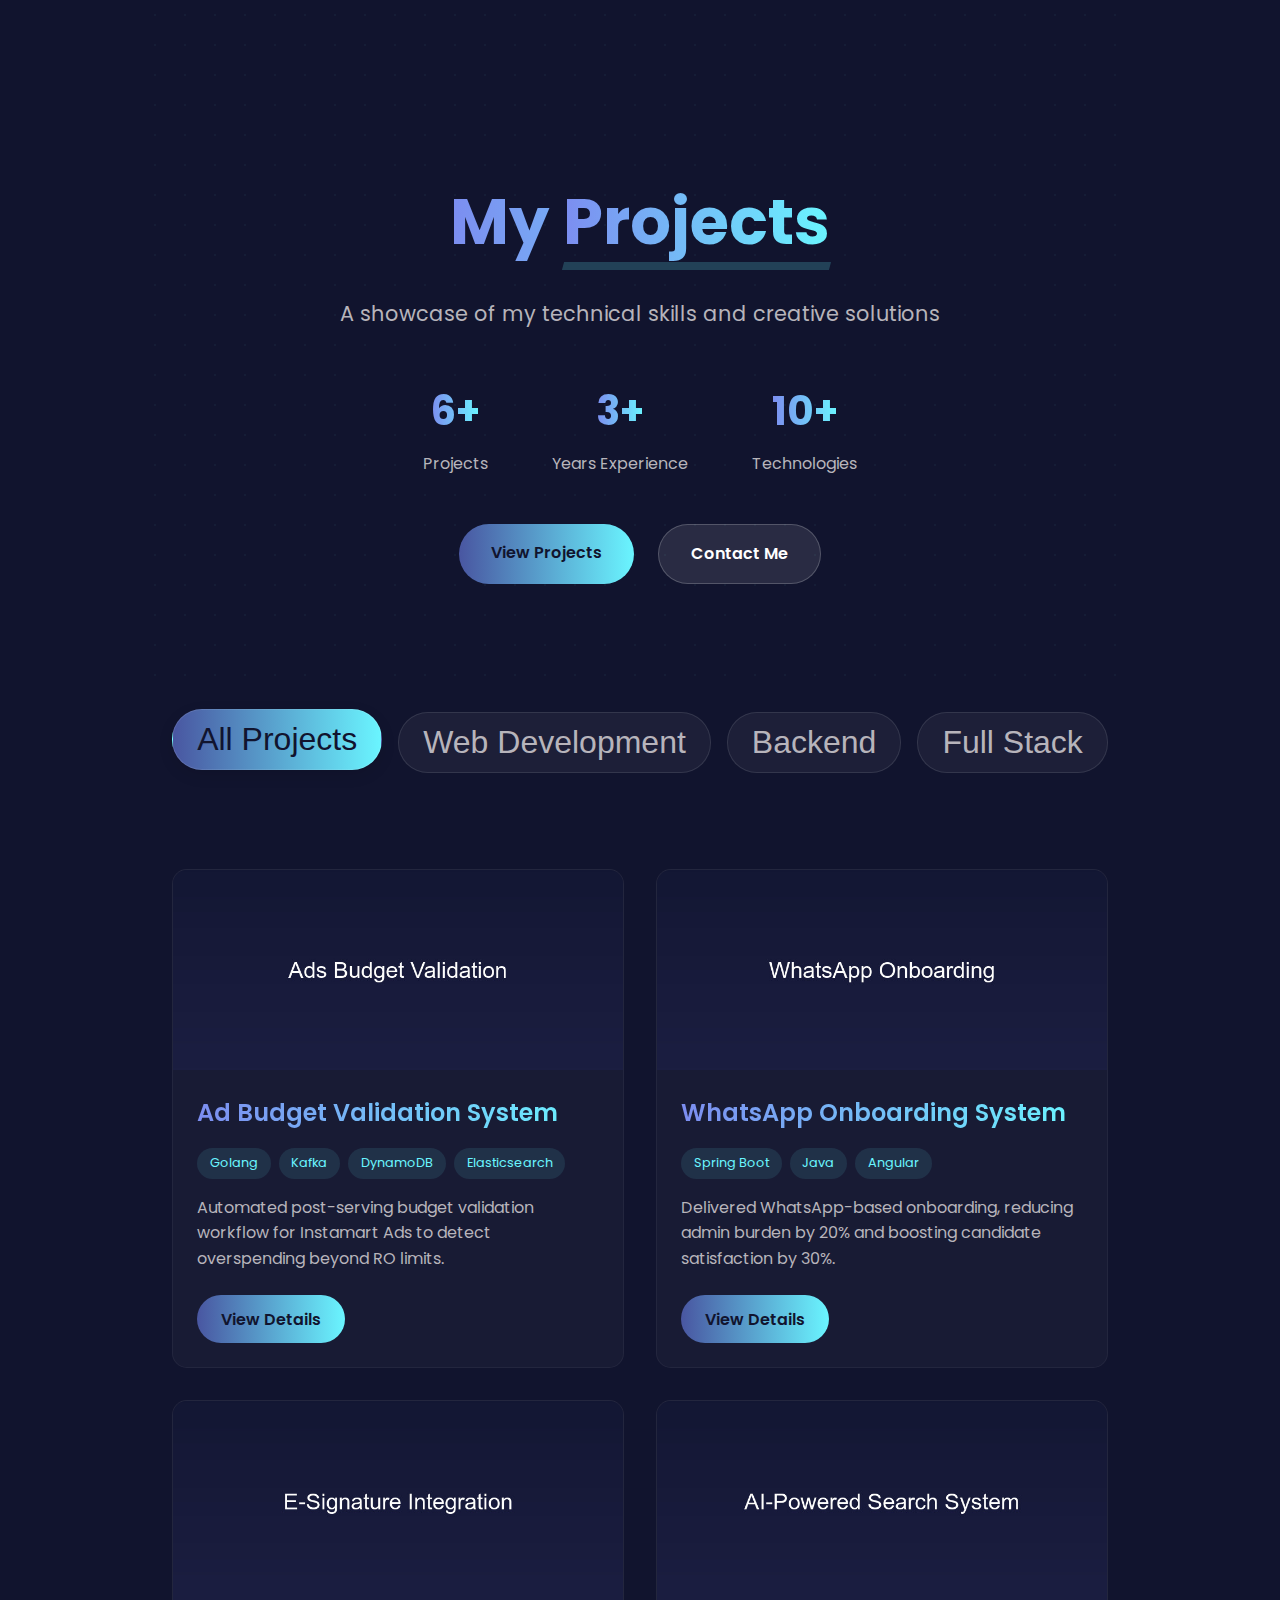
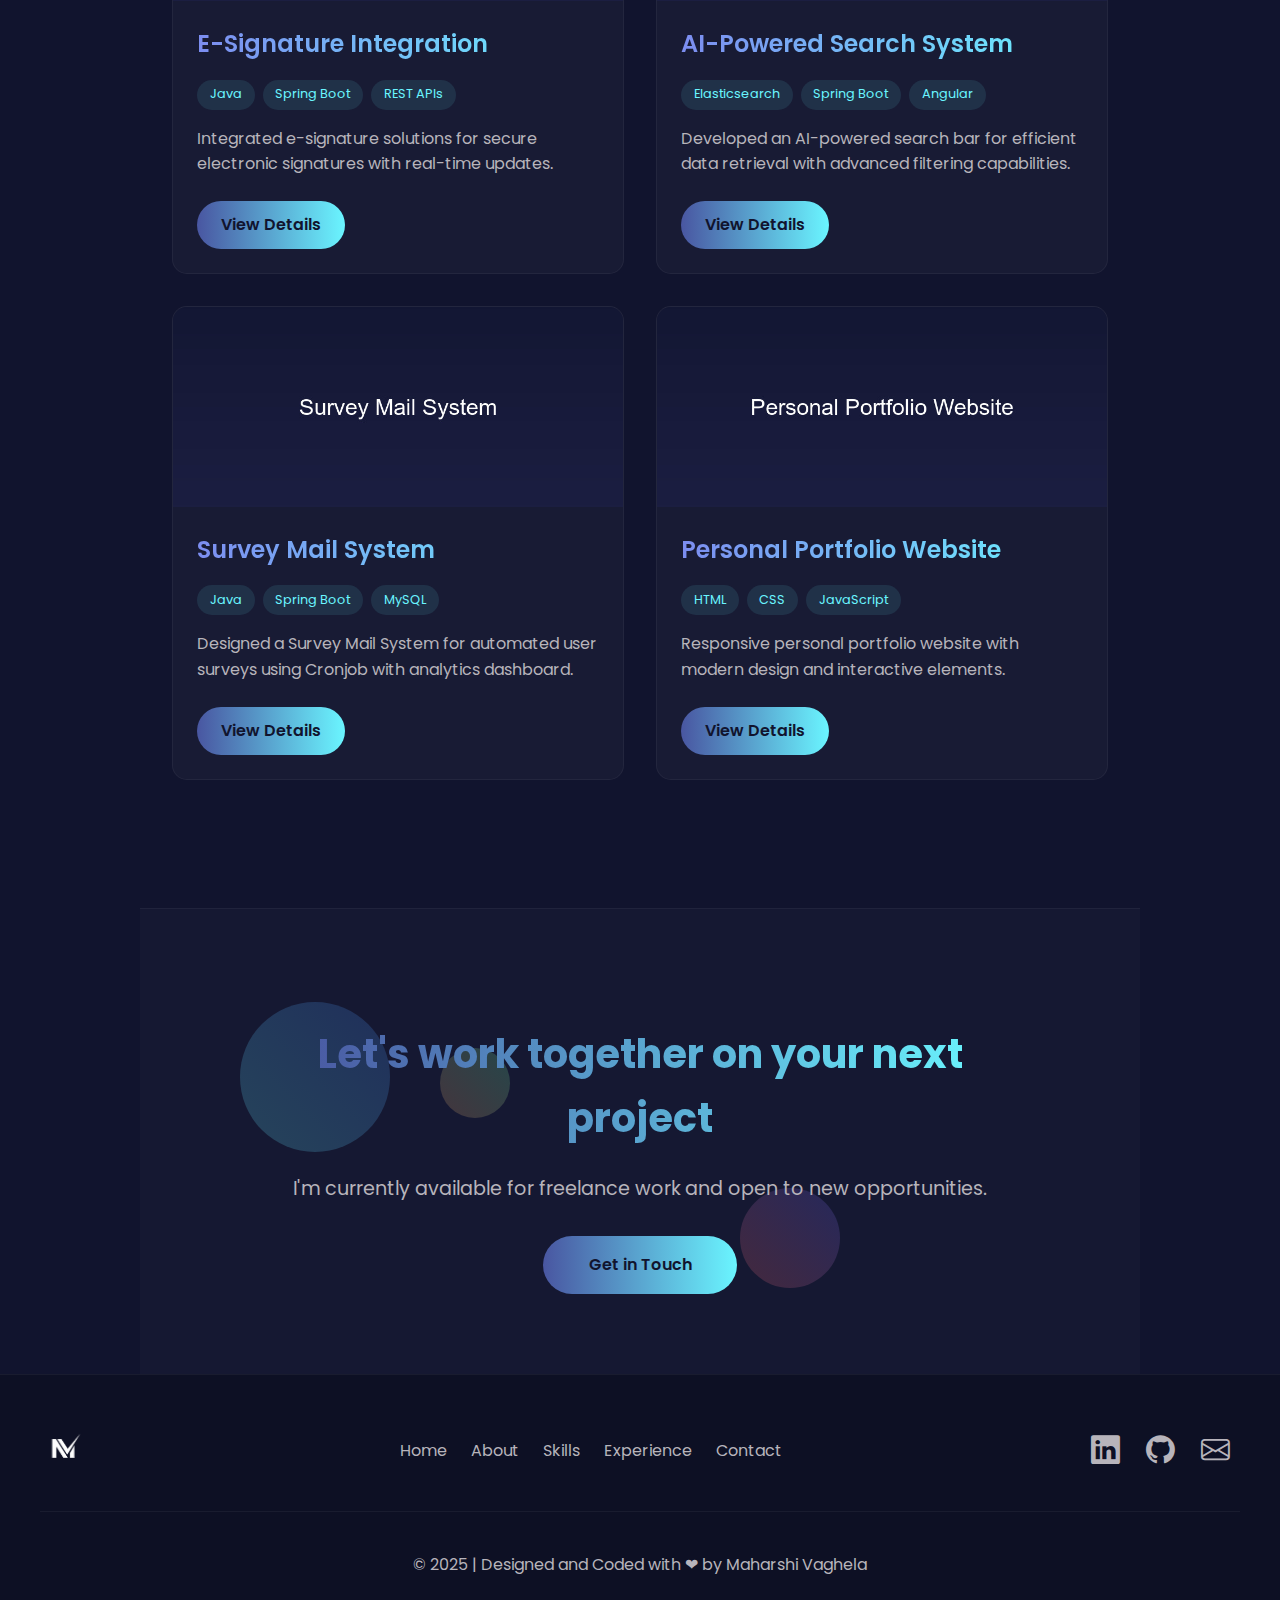
<file: portfolio.html>
<!DOCTYPE html>
<html lang="en">
<head>
    <meta charset="UTF-8">
    <meta name="viewport" content="width=device-width, initial-scale=1.0">
    <title>Maharshi Vaghela | Portfolio</title>
    <link rel="shortcut icon" href="./assets/images/logo/MvLogo.png" type="image/x-icon">

    <link href="https://fonts.googleapis.com/css2?family=Poppins:wght@300;400;600&display=swap" rel="stylesheet">
    <link href="https://cdn.jsdelivr.net/npm/bootstrap-icons@1.10.3/font/bootstrap-icons.css" rel="stylesheet">

    <link rel="stylesheet" href="style.css">
    <link rel="stylesheet" href="portfolio-style.css">
</head>
<body>

    <main>
        <!-- Hero Section -->
        <section class="portfolio-hero">
            <div class="hero-background">
                <div class="hero-grid">
                    <!-- Grid of dots for background effect -->
                    <div class="dot-grid"></div>
                </div>
            </div>
            <div class="container">
                <div class="hero-content">
                    <h1 class="hero-title">My <span class="highlight">Projects</span></h1>
                    <p class="subtitle">A showcase of my technical skills and creative solutions</p>
                    
                    <div class="hero-stats">
                        <div class="stat-item">
                            <span class="stat-number">6+</span>
                            <span class="stat-label">Projects</span>
                        </div>
                        <div class="stat-item">
                            <span class="stat-number">3+</span>
                            <span class="stat-label">Years Experience</span>
                        </div>
                        <div class="stat-item">
                            <span class="stat-number">10+</span>
                            <span class="stat-label">Technologies</span>
                        </div>
                    </div>
                    
                    <div class="hero-cta">
                        <a href="#project1" class="btn-primary">View Projects</a>
                        <a href="index.html#contact" class="btn-secondary">Contact Me</a>
                    </div>
                </div>
            </div>
        </section>


        <!-- Project Filters -->
        <section class="project-filters">
            <div class="container">
                <div class="filter-buttons">
                    <button class="filter-btn active" data-filter="all">All Projects</button>
                    <button class="filter-btn" data-filter="web">Web Development</button>
                    <button class="filter-btn" data-filter="backend">Backend</button>
                    <button class="filter-btn" data-filter="fullstack">Full Stack</button>
                </div>
            </div>
        </section>

        <!-- Projects Grid -->
        <section class="projects-grid">
            <div class="container">
                <div class="projects-wrapper">
                    <!-- Project 1 -->
                    <div class="project-card" data-category="backend" id="project1">
                        <div class="project-image">
                            <img src="./assets/images/portfolio/project1.jpg" alt="Ad Budget Validation System">
                        </div>
                        <div class="project-info">
                            <h3>Ad Budget Validation System</h3>
                            <div class="project-tech">
                                <span>Golang</span>
                                <span>Kafka</span>
                                <span>DynamoDB</span>
                                <span>Elasticsearch</span>
                            </div>
                            <p>Automated post-serving budget validation workflow for Instamart Ads to detect overspending beyond RO limits.</p>
                            <div class="project-links">
                                <a href="#project1-modal" class="btn-details">View Details</a>
                            </div>
                        </div>
                    </div>

                    <!-- Project 2 -->
                    <div class="project-card" data-category="fullstack" id="project2">
                        <div class="project-image">
                            <img src="./assets/images/portfolio/project2.jpg" alt="WhatsApp Onboarding System">
                        </div>
                        <div class="project-info">
                            <h3>WhatsApp Onboarding System</h3>
                            <div class="project-tech">
                                <span>Spring Boot</span>
                                <span>Java</span>
                                <span>Angular</span>
                            </div>
                            <p>Delivered WhatsApp-based onboarding, reducing admin burden by 20% and boosting candidate satisfaction by 30%.</p>
                            <div class="project-links">
                                <a href="#project2-modal" class="btn-details">View Details</a>
                            </div>
                        </div>
                    </div>

                    <!-- Project 3 -->
                    <div class="project-card" data-category="backend" id="project3">
                        <div class="project-image">
                            <img src="./assets/images/portfolio/project3.jpg" alt="E-Signature Integration">
                        </div>
                        <div class="project-info">
                            <h3>E-Signature Integration</h3>
                            <div class="project-tech">
                                <span>Java</span>
                                <span>Spring Boot</span>
                                <span>REST APIs</span>
                            </div>
                            <p>Integrated e-signature solutions for secure electronic signatures with real-time updates.</p>
                            <div class="project-links">
                                <a href="#project3-modal" class="btn-details">View Details</a>
                            </div>
                        </div>
                    </div>

                    <!-- Project 4 -->
                    <div class="project-card" data-category="web" id="project4">
                        <div class="project-image">
                            <img src="./assets/images/portfolio/project4.jpg" alt="AI-Powered Search System">
                        </div>
                        <div class="project-info">
                            <h3>AI-Powered Search System</h3>
                            <div class="project-tech">
                                <span>Elasticsearch</span>
                                <span>Spring Boot</span>
                                <span>Angular</span>
                            </div>
                            <p>Developed an AI-powered search bar for efficient data retrieval with advanced filtering capabilities.</p>
                            <div class="project-links">
                                <a href="#project4-modal" class="btn-details">View Details</a>
                            </div>
                        </div>
                    </div>

                    <!-- Project 5 -->
                    <div class="project-card" data-category="fullstack" id="project5">
                        <div class="project-image">
                            <img src="./assets/images/portfolio/project5.jpg" alt="Survey Mail System">
                        </div>
                        <div class="project-info">
                            <h3>Survey Mail System</h3>
                            <div class="project-tech">
                                <span>Java</span>
                                <span>Spring Boot</span>
                                <span>MySQL</span>
                            </div>
                            <p>Designed a Survey Mail System for automated user surveys using Cronjob with analytics dashboard.</p>
                            <div class="project-links">
                                <a href="#project5-modal" class="btn-details">View Details</a>
                            </div>
                        </div>
                    </div>

                    <!-- Project 6 -->
                    <div class="project-card" data-category="web" id="project6">
                        <div class="project-image">
                            <img src="./assets/images/portfolio/project6.jpg" alt="Personal Portfolio Website">
                        </div>
                        <div class="project-info">
                            <h3>Personal Portfolio Website</h3>
                            <div class="project-tech">
                                <span>HTML</span>
                                <span>CSS</span>
                                <span>JavaScript</span>
                            </div>
                            <p>Responsive personal portfolio website with modern design and interactive elements.</p>
                            <div class="project-links">
                                <a href="#project6-modal" class="btn-details">View Details</a>
                            </div>
                        </div>
                    </div>
                </div>
            </div>
        </section>

        <!-- Project Modals -->
        <!-- Project 1 Modal -->
        <div id="project1-modal" class="project-modal">
            <div class="modal-content">
                <div class="modal-header">
                    <h2>Ad Budget Validation System</h2>
                    <button class="close-modal">&times;</button>
                </div>
                <div class="modal-body">
                    <div class="project-gallery">
                        <img src="./assets/images/portfolio/project1.jpg" alt="Ad Budget Validation System">
                    </div>
                    <div class="project-details">
                        <div class="details-section">
                            <h3>Project Overview</h3>
                            <p>Automated post-serving budget validation workflow for Instamart Ads to detect overspending beyond RO limits. The system fetches and compares ad spend from DynamoDB and Elasticsearch, integrates Kafka for event publishing, and triggers email notifications using internal communication APIs.</p>
                        </div>
                        <div class="details-section">
                            <h3>Technologies Used</h3>
                            <div class="tech-tags">
                                <span>Golang</span>
                                <span>Kafka</span>
                                <span>DynamoDB</span>
                                <span>Elasticsearch</span>
                                <span>AWS</span>
                            </div>
                        </div>
                        <div class="details-section">
                            <h3>Key Features</h3>
                            <ul>
                                <li>Automated daily cron job for budget validation</li>
                                <li>Real-time overspend detection and alerting</li>
                                <li>Integration with multiple data sources</li>
                                <li>Event-driven architecture with Kafka</li>
                                <li>Secure document upload and management</li>
                            </ul>
                        </div>
                    </div>
                </div>
            </div>
        </div>

        <!-- Project 2 Modal -->
        <div id="project2-modal" class="project-modal">
            <div class="modal-content">
                <div class="modal-header">
                    <h2>WhatsApp Onboarding System</h2>
                    <button class="close-modal">&times;</button>
                </div>
                <div class="modal-body">
                    <div class="project-gallery">
                        <img src="./assets/images/portfolio/project2.jpg" alt="WhatsApp Onboarding System">
                    </div>
                    <div class="project-details">
                        <div class="details-section">
                            <h3>Project Overview</h3>
                            <p>Delivered WhatsApp-based onboarding, reducing admin burden by 20% and boosting candidate satisfaction by 30%. The system allows candidates to complete their onboarding process entirely through WhatsApp, making it more accessible and user-friendly.</p>
                        </div>
                        <div class="details-section">
                            <h3>Technologies Used</h3>
                            <div class="tech-tags">
                                <span>Spring Boot</span>
                                <span>Java</span>
                                <span>Angular</span>
                                <span>WhatsApp Business API</span>
                            </div>
                        </div>
                        <div class="details-section">
                            <h3>Key Features</h3>
                            <ul>
                                <li>Document submission through WhatsApp</li>
                                <li>Automated verification workflows</li>
                                <li>Real-time status updates</li>
                                <li>Integration with HR systems</li>
                                <li>Analytics dashboard for HR teams</li>
                            </ul>
                        </div>
                    </div>
                </div>
            </div>
        </div>

        <!-- Project 3 Modal -->
        <div id="project3-modal" class="project-modal">
            <div class="modal-content">
                <div class="modal-header">
                    <h2>E-Signature Integration</h2>
                    <button class="close-modal">&times;</button>
                </div>
                <div class="modal-body">
                    <div class="project-gallery">
                        <img src="./assets/images/portfolio/project3.jpg" alt="E-Signature Integration">
                    </div>
                    <div class="project-details">
                        <div class="details-section">
                            <h3>Project Overview</h3>
                            <p>Integrated e-signature solutions for secure electronic signatures with real-time updates. Developed a servlet for e-signature provider callbacks to ensure seamless document processing and status tracking.</p>
                        </div>
                        <div class="details-section">
                            <h3>Technologies Used</h3>
                            <div class="tech-tags">
                                <span>Java</span>
                                <span>Spring Boot</span>
                                <span>REST APIs</span>
                                <span>DocuSign API</span>
                            </div>
                        </div>
                        <div class="details-section">
                            <h3>Key Features</h3>
                            <ul>
                                <li>Secure document signing workflow</li>
                                <li>Real-time status updates</li>
                                <li>Webhook integration for callbacks</li>
                                <li>Document verification and validation</li>
                                <li>Audit trail and compliance reporting</li>
                            </ul>
                        </div>
                    </div>
                </div>
            </div>
        </div>

        <!-- Project 4 Modal -->
        <div id="project4-modal" class="project-modal">
            <div class="modal-content">
                <div class="modal-header">
                    <h2>AI-Powered Search System</h2>
                    <button class="close-modal">&times;</button>
                </div>
                <div class="modal-body">
                    <div class="project-gallery">
                        <img src="./assets/images/portfolio/project4.jpg" alt="AI-Powered Search System">
                    </div>
                    <div class="project-details">
                        <div class="details-section">
                            <h3>Project Overview</h3>
                            <p>Developed an AI-powered search bar for efficient data retrieval with advanced filtering capabilities. The system uses Elasticsearch and machine learning to provide relevant results and suggestions to users.</p>
                        </div>
                        <div class="details-section">
                            <h3>Technologies Used</h3>
                            <div class="tech-tags">
                                <span>Elasticsearch</span>
                                <span>Spring Boot</span>
                                <span>Angular</span>
                                <span>Machine Learning</span>
                            </div>
                        </div>
                        <div class="details-section">
                            <h3>Key Features</h3>
                            <ul>
                                <li>Natural language search capabilities</li>
                                <li>Advanced filtering and faceting</li>
                                <li>Auto-suggestions and typo correction</li>
                                <li>Personalized search results</li>
                                <li>Analytics dashboard for search patterns</li>
                            </ul>
                        </div>
                    </div>
                </div>
            </div>
        </div>

        <!-- Project 5 Modal -->
        <div id="project5-modal" class="project-modal">
            <div class="modal-content">
                <div class="modal-header">
                    <h2>Survey Mail System</h2>
                    <button class="close-modal">&times;</button>
                </div>
                <div class="modal-body">
                    <div class="project-gallery">
                        <img src="./assets/images/portfolio/project5.jpg" alt="Survey Mail System">
                    </div>
                    <div class="project-details">
                        <div class="details-section">
                            <h3>Project Overview</h3>
                            <p>Designed a Survey Mail System for automated user surveys using Cronjob with analytics dashboard. The system automatically sends surveys to users at specific intervals and collects feedback for analysis.</p>
                        </div>
                        <div class="details-section">
                            <h3>Technologies Used</h3>
                            <div class="tech-tags">
                                <span>Java</span>
                                <span>Spring Boot</span>
                                <span>MySQL</span>
                                <span>Cron Jobs</span>
                                <span>Email APIs</span>
                            </div>
                        </div>
                        <div class="details-section">
                            <h3>Key Features</h3>
                            <ul>
                                <li>Automated survey scheduling</li>
                                <li>Customizable survey templates</li>
                                <li>Response tracking and analytics</li>
                                <li>Integration with email services</li>
                                <li>Dashboard for survey results</li>
                            </ul>
                        </div>
                    </div>
                </div>
            </div>
        </div>

        <!-- Project 6 Modal -->
        <div id="project6-modal" class="project-modal">
            <div class="modal-content">
                <div class="modal-header">
                    <h2>Personal Portfolio Website</h2>
                    <button class="close-modal">&times;</button>
                </div>
                <div class="modal-body">
                    <div class="project-gallery">
                        <img src="./assets/images/portfolio/project6.jpg" alt="Personal Portfolio Website">
                    </div>
                    <div class="project-details">
                        <div class="details-section">
                            <h3>Project Overview</h3>
                            <p>Responsive personal portfolio website with modern design and interactive elements. The website showcases my skills, experience, and projects in a clean and professional manner.</p>
                        </div>
                        <div class="details-section">
                            <h3>Technologies Used</h3>
                            <div class="tech-tags">
                                <span>HTML</span>
                                <span>CSS</span>
                                <span>JavaScript</span>
                                <span>Responsive Design</span>
                            </div>
                        </div>
                        <div class="details-section">
                            <h3>Key Features</h3>
                            <ul>
                                <li>Responsive design for all devices</li>
                                <li>Interactive project showcase</li>
                                <li>Smooth animations and transitions</li>
                                <li>Contact form integration</li>
                                <li>Performance optimized loading</li>
                            </ul>
                        </div>
                    </div>
                </div>
            </div>
        </div>

        <!-- Call to Action -->
        <section class="portfolio-cta">
            <div class="container">
                <div class="cta-content">
                    <h2>Let's work together on your next project</h2>
                    <p>I'm currently available for freelance work and open to new opportunities.</p>
                    <a href="index.html#contact" class="btn-contact">Get in Touch</a>
                </div>
                <div class="cta-background">
                    <div class="floating-shapes">
                        <div class="shape shape-1"></div>
                        <div class="shape shape-2"></div>
                        <div class="shape shape-3"></div>
                    </div>
                </div>
            </div>
        </section>
    </main>

    <footer>
        <div class="container">
            <div class="footer-content">
                <div class="footer-logo">
                    <img src="./assets/images/logo/MvLogo.png" alt="Maharshi Vaghela" class="logo">
                </div>
                <div class="footer-links">
                    <a href="index.html">Home</a>
                    <a href="index.html#about">About</a>
                    <a href="index.html#skills">Skills</a>
                    <a href="index.html#experience">Experience</a>
                    <a href="index.html#contact">Contact</a>
                </div>
                <div class="footer-social">
                    <a href="https://www.linkedin.com/in/maharshi-vaghela-17122000" target="_blank"><i class="bi bi-linkedin"></i></a>
                    <a href="https://github.com/maharshi1712" target="_blank"><i class="bi bi-github"></i></a>
                    <a href="mailto:maharshivaghela1712@gmail.com"><i class="bi bi-envelope"></i></a>
                </div>
            </div>
            <div class="footer-bottom">
                <p>© 2025 | Designed and Coded with ❤ by Maharshi Vaghela</p>
            </div>
        </div>
    </footer>

    <!-- Back to Top Button -->
    <button id="back-to-top" aria-label="Back to Top">
        <i class="bi bi-arrow-up"></i>
    </button>

    <script src="./script.js"></script>
    <script src="./portfolio-script.js"></script>
</body>
</html>
</file>
<file: style.css>
html {
    scroll-behavior: smooth;
    margin: 0;
    padding: 0;
}

:root {
    --primary-color: #11142E;
    /* Change this to your desired primary color */
    --primary-light-color: #1d2045;
    --secondary-color: #ffffff;
    /* Change this to your desired secondary color */
    --accent-color: #6af5ff;
    --text-color: rgba(183, 180, 187, 1);
    --transition-speed: 0.3s;
}

body {
    font-family: 'Poppins', sans-serif;
    color: var(--text-color);
    line-height: 1.6;
    margin: 0;
    padding: 0;
    background-color: var(--primary-color);
}

html, body {
    overflow-x: hidden; /* Prevent horizontal scrolling */
    width: 100%;
    position: relative;
    max-width: 100vw;
}

h1 {
    font-size: 2.5em;
    font-weight: bold;
    color: var(--secondary-color);
    background: linear-gradient(to right, rgb(124, 141, 240), rgb(106, 245, 255));
    -webkit-background-clip: text;
    -webkit-text-fill-color: transparent;
    background-clip: text;
    margin-bottom: 1rem;
}

h2 {
    font-size: 2em;
    font-weight: bold;
    color: var(--secondary-color);
    background: linear-gradient(to right, rgb(73, 86, 161), rgb(106, 245, 255));
    -webkit-background-clip: text;
    -webkit-text-fill-color: transparent;
    background-clip: text;
}

h3 {
    font-size: 1.5em;
    font-weight: 600;
    color: var(--secondary-color);
    margin-bottom: 0.5rem;
}

h4 {
    font-size: 1.2em;
    color: var(--accent-color);
    margin-top: 1rem;
}

button {
    border: none;
    background: none;
    color: inherit;
    font-size: xx-large;
    cursor: pointer;
}

.nav-container,
section,
.intro-container,
.portfolio-grid,
.contact-container,
.project-filters,
.projects-container {
    max-width: 100%;
    box-sizing: border-box; /* Include padding in width calculation */
    overflow-x: hidden;
}

/* Elegant fade with scale animation */
#content-wrapper {
    opacity: 0;
    transform: scale(0.98);
    filter: blur(5px);
    transition: opacity 1.2s ease-out, transform 1.2s ease-out, filter 1.2s ease-out;
}

#content-wrapper.visible {
    opacity: 1;
    transform: scale(1);
    filter: blur(0);
}

.hidden {
    visibility: hidden;
}

section {
    padding: 4rem 2rem;
    margin: 0 auto;
    max-width: 1000px;
}

.separator {
    display: flex;
    justify-content: center;
    align-items: center;
    padding: 1rem;
}

.separator img {
    width: 10%;
    max-width: 600px;
    opacity: 0.7;
}

#line {
    content: "";
    display: block;
    width: 120%;
    height: 0.5px;
    background-color: var(--primary-light-color);
    padding: 0;
}

section h2 {
    font-size: 2.2em;
    color: var(--secondary-color);
    margin-bottom: 1.5rem;
    font-weight: bolder;
    display: flex;
    justify-content: center;
    align-items: center;
}

/* Navbar Styles */
header {
    position: fixed;
    top: 0;
    left: 0;
    width: 100%;
    z-index: 1000;
    transition: background-color 0.3s ease, box-shadow 0.3s ease;
    padding: 0;
    margin-top: 30px;
}

header.scrolled {
    background-color: rgba(17, 20, 46, 0.95);
    backdrop-filter: blur(10px);
    -webkit-backdrop-filter: blur(10px);
    box-shadow: 0 5px 20px rgba(0, 0, 0, 0.2);
}

#navbar {
    padding: 1rem 0;
    transition: padding 0.3s ease;
}

header.scrolled #navbar {
    padding: 0.5rem 0;
}

.nav-container {
    display: flex;
    justify-content: space-between;
    align-items: center;
    max-width: 1200px;
    margin: 0 auto;
    padding: 0 2rem;
}

.nav-left .logo {
    height: 4.5rem;
    transition: height 0.3s ease;
}

header.scrolled .nav-left .logo {
    height: 2.8rem;
}

.nav-right ul {
    display: flex;
    list-style: none;
    margin: 0;
    padding: 0;
    gap: 2rem;
}

.nav-right ul li a {
    color: var(--secondary-color);
    text-decoration: none;
    font-weight: 500;
    position: relative;
    padding: 0.5rem 0;
    transition: color 0.3s ease;
    cursor: pointer;
}

.nav-right ul li a::after {
    content: '';
    position: absolute;
    bottom: 0;
    left: 0;
    width: 0;
    height: 2px;
    background: var(--accent-color);
    transition: width 0.3s ease;
}

.nav-right ul li a:hover {
    color: var(--accent-color);
}

.nav-right ul li a:hover::after {
    width: 100%;
}

/* Hamburger Menu */
.hamburger-menu {
    display: none;
    flex-direction: column;
    justify-content: space-between;
    width: 30px;
    height: 21px;
    cursor: pointer;
    z-index: 1001;
    position: relative; /* Add this to make z-index work */
}

.hamburger-menu span {
    display: block;
    height: 3px;
    width: 100%;
    background-color: var(--secondary-color);
    border-radius: 3px;
    transition: all 0.3s ease;
}

/* Mobile Navigation */
@media (max-width: 768px) {
    header {
        margin-top: 0;
    }

    .nav-container {
        padding: 0 1.5rem;
    }
    
    .hamburger-menu {
        display: flex;
    }
    
    .nav-right ul {
        display: none !important;
        position: fixed;
        top: 0;
        right: -100%;
        width: 80%;
        max-width: 300px;
        height: 100vh;
        background-color: var(--primary-color);
        flex-direction: column;
        justify-content: center;
        align-items: center;
        gap: 2rem;
        transition: right 0.3s ease;
        z-index: 1000;
        box-shadow: -5px 0 15px rgba(0, 0, 0, 0.1);
    }
    
    .nav-right.active ul {
        display: flex !important;
        right: 0;
    }
    
    .nav-right ul li {
        margin: 0;
    }
    
    .nav-right ul li a {
        font-size: 1.2rem;
    }
    
    /* Hamburger animation */
    .hamburger-menu.active span:nth-child(1) {
        transform: translateY(9px) rotate(45deg);
    }
    
    .hamburger-menu.active span:nth-child(2) {
        opacity: 0;
    }
    
    .hamburger-menu.active span:nth-child(3) {
        transform: translateY(-9px) rotate(-45deg);
    }
    
    /* Overlay when menu is open */
    .menu-overlay {
        position: fixed;
        top: 0;
        left: 0;
        width: 100%;
        height: 100%;
        background-color: rgba(0, 0, 0, 0.5);
        z-index: 999;
        opacity: 0;
        visibility: hidden;
        transition: opacity 0.3s ease, visibility 0.3s ease;
    }
    
    .menu-overlay.active {
        opacity: 1;
        visibility: visible;
    }

    .project-overlay,
    .menu-overlay {
        width: 100vw;
        max-width: 100%;
    }
}

/* Remove old nav toggle styles */
#nav-toggle {
    display: none !important;
}


/* Button Animation */
.animated-button {
    position: relative;
    animation: moveUpDown 1s ease-in-out infinite;
}

@keyframes moveUpDown {
    0%, 100% {
        transform: translateY(0);
    }
    50% {
        transform: translateY(-15px);
    }
}

#skills p {
    text-align: center;
}

#skills ul {
    list-style: none;
    padding: 0;
}

.skills-list {
    display: flex;
    flex-wrap: wrap;
    justify-content: center;
    gap: 1.5rem;
    padding: 0;
    list-style: none;
    margin-top: 2rem;
}

.skills-list li {
    margin: 0.5rem;
    padding: 1rem;
    background: rgba(255, 255, 255, 0.1);
    border-radius: 8px;
    display: flex;
    align-items: center;
    justify-content: center;
    transition: transform 0.3s ease, background 0.3s ease;
    width: 80px;
    height: 80px;
}

.skills-list li:hover {
    transform: translateY(-5px);
    background: rgba(255, 255, 255, 0.2);
}

.skills-list li img {
    max-width: 100%;
    max-height: 100%;
    object-fit: contain;
}

@media (max-width: 767px) {
    .skills-list li {
        width: 60px;
        height: 60px;
    }
}

/* Typing Animation Styles */
.typing-container {
    display: flex;
    align-items: center;
    font-size: 1.5rem;
    margin: 1rem 0;
    height: 2rem;
}

.static-text {
    color: var(--text-color);
    margin-right: 0.5rem;
}

.typing-text {
    color: var(--accent-color);
    font-weight: 600;
    position: relative;
}

.cursor {
    display: inline-block;
    width: 3px;
    background-color: var(--accent-color);
    margin-left: 0.2rem;
    animation: blink 1s infinite;
}

@keyframes blink {
    0%, 100% { opacity: 1; }
    50% { opacity: 0; }
}

/* Enhanced About Section */
#about {
    position: relative;
    overflow: hidden;
    text-align: center;
}

#about ul {
    list-style-type: none;
    background: rgba(255, 255, 255, 0.05);
    border-radius: 15px;
    padding: 1.5rem;
    margin: 1.5rem 0;
    box-shadow: 0 5px 15px rgba(0, 0, 0, 0.1);
    transform: translateY(0);
    transition: transform 0.3s ease, box-shadow 0.3s ease;
}

#about ul:hover {
    transform: translateY(-5px);
    box-shadow: 0 10px 25px rgba(0, 0, 0, 0.2);
}

#about li {
    margin-bottom: 0.8rem;
    position: relative;
    padding-left: 1.5rem;
}

/* #about li::before {
    content: "→";
    color: var(--accent-color);
    position: absolute;
    left: 0;
    transition: transform 0.3s ease;
} */

#about li:hover::before {
    transform: translateX(5px);
}

#about p:last-child {
    font-weight: 600;
    color: var(--accent-color);
    font-size: 1.2rem;
    margin-top: 2rem;
    text-align: center;
}

/* Enhanced Intro Section */
.intro-description {
    margin: 1.5rem 0;
    font-size: 1.1rem;
    line-height: 1.6;
    color: var(--text-color);
    animation: fadeIn 1s ease-out forwards;
}

.intro-highlights {
    display: flex;
    flex-wrap: wrap;
    gap: 1rem;
    margin: 1.5rem 0;
}

.highlight-item {
    display: flex;
    align-items: center;
    background: rgba(255, 255, 255, 0.05);
    padding: 0.5rem 1rem;
    border-radius: 30px;
    transition: transform 0.3s ease, background 0.3s ease;
    animation: slideInRight 0.5s ease-out forwards;
    animation-delay: calc(var(--i, 0) * 0.1s);
}

.highlight-item:nth-child(1) {
    --i: 1;
}

.highlight-item:nth-child(2) {
    --i: 2;
}

.highlight-item:nth-child(3) {
    --i: 3;
}

.highlight-item:nth-child(4) {
    --i: 4;
}


.highlight-item:hover {
    transform: translateY(-3px);
    background: rgba(255, 255, 255, 0.1);
}

.highlight-item i {
    color: var(--accent-color);
    font-size: 1.2rem;
    margin-right: 0.5rem;
}

.intro-cta {
    display: flex;
    gap: 1rem;
    margin-top: 1.5rem;
    margin-bottom: 1.5rem;
    flex-wrap: wrap; /* Allow wrapping if needed */
    justify-content: flex-start; /* Align to the left by default */
}

.btn-contact, 
.btn-portfolio-link {
    display: inline-block;
    padding: 0.8rem 1.5rem;
    border-radius: 30px;
    text-decoration: none;
    font-weight: 600;
    transition: transform 0.3s ease, box-shadow 0.3s ease;
    min-width: 130px; /* Set minimum width */
    text-align: center;
}

.btn-contact {
    background: linear-gradient(to right, rgb(73, 86, 161), rgb(106, 245, 255));
    color: var(--secondary-color);
}

.btn-portfolio-link {
    background: rgba(255, 255, 255, 0.1);
    color: var(--secondary-color);
    border: 1px solid rgba(106, 245, 255, 0.3);
}

.btn-contact:hover, 
.btn-portfolio-link:hover {
    transform: translateY(-3px);
    box-shadow: 0 10px 20px rgba(0, 0, 0, 0.2);
}

.btn-portfolio-link:hover {
    background: rgba(255, 255, 255, 0.2);
}

h4 i {
    margin-right: 0.5rem;
    color: var(--accent-color);
}

/* Animations */
@keyframes fadeIn {
    from {
        opacity: 0;
    }
    to {
        opacity: 1;
    }
}

@keyframes slideInRight {
    from {
        opacity: 0;
        transform: translateX(-20px);
    }
    to {
        opacity: 1;
        transform: translateX(0);
    }
}

/* Responsive adjustments */
@media (max-width: 768px) {
    #about {
        padding: 2rem 1rem; /* Reduce padding */
        pointer-events: auto; /* Ensure it's interactive */
        touch-action: auto; /* Enable touch actions */
    }
    
    #about p {
        margin-bottom: 1rem;
    }

    .intro-highlights {
        justify-content: center;
    }
    
    .intro-cta {
        justify-content: center; /* Center on mobile */
        gap: 0.8rem; /* Reduce gap on smaller screens */
    }
    
    .btn-contact, 
    .btn-portfolio-link {
        padding: 0.7rem 1.2rem;
        font-size: 0.9rem;
        min-width: 120px; /* Slightly smaller on mobile */
        /* Important: Don't set width to 100% */
        width: auto;
        flex: 0 1 auto; /* Don't grow, allow shrinking, auto basis */
    }
}

/* For very small screens, ensure buttons still fit side by side */
@media (max-width: 380px) {
    .intro-cta {
        gap: 0.5rem;
    }
    
    .btn-contact, 
    .btn-portfolio-link {
        padding: 0.6rem 1rem;
        font-size: 0.85rem;
        min-width: 110px;
    }
}
/* Enhanced Experience Section Styles */
.experience-item {
    background: rgba(255, 255, 255, 0.05);
    margin: 30px 0;
    padding: 30px;
    border: 1px solid rgba(232, 232, 232, 0.1);
    border-radius: 15px;
    transition: transform 0.3s ease, box-shadow 0.3s ease, background-color 0.3s ease;
    position: relative;
    overflow: hidden;
}

.experience-item::before {
    content: '';
    position: absolute;
    top: 0;
    left: 0;
    width: 100%;
    height: 3px;
    background: linear-gradient(to right, rgb(73, 86, 161), rgb(106, 245, 255));
    transform: scaleX(0);
    transform-origin: left;
    transition: transform 0.3s ease;
}

.experience-item:hover {
    transform: translateY(-10px);
    box-shadow: 0 15px 30px rgba(0, 0, 0, 0.2);
    background: rgba(255, 255, 255, 0.08);
}

.experience-item:hover::before {
    transform: scaleX(1);
}

.experience-item h3 {
    color: var(--accent-color);
    margin-top: 0;
    transition: transform 0.3s ease;
}

.experience-item:hover h3 {
    transform: translateX(5px);
}

.company-name {
    font-weight: 600;
    font-size: 1.1em;
    display: flex;
    align-items: center;
    margin: 0.5rem 0;
    transition: color 0.3s ease;
}

.experience-item:hover .company-name {
    color: var(--secondary-color);
}

.company-logo {
    width: 40px;
    height: 40px;
    vertical-align: middle;
    margin-right: 10px;
    border-radius: 5px;
    object-fit: contain;
    background-color: transparent;
    padding: 3px;
    box-sizing: content-box;
    transition: transform 0.3s ease;
}

.experience-item:hover .company-logo {
    transform: scale(1.1);
}

.job-duration {
    color: #a0a0a0;
    font-style: italic;
    margin-bottom: 1rem;
}

.job-responsibilities {
    padding-left: 1.5rem;
}

.job-responsibilities li {
    margin-bottom: 0.5rem;
    position: relative;
    transition: transform 0.3s ease, padding-left 0.3s ease;
}

.job-responsibilities li::before {
    content: "•";
    color: var(--accent-color);
    font-weight: bold;
    position: absolute;
    left: -1rem;
    transition: color 0.3s ease, transform 0.3s ease;
}

.experience-item:hover .job-responsibilities li::before {
    color: var(--accent-color);
    transform: scale(1.2);
}

.experience-item:hover .job-responsibilities li {
    transform: translateX(5px);
}

.job-duration {
    color: #a0a0a0;
    font-style: italic;
    margin-bottom: 1rem;
}

.job-responsibilities {
    padding-left: 1.5rem;
}

.job-responsibilities li {
    margin-bottom: 0.5rem;
    position: relative;
}

.job-responsibilities li::before {
    content: "•";
    color: var(--accent-color);
    font-weight: bold;
    position: absolute;
    left: -1rem;
}

#intro {
    padding: 4rem 2rem;
    margin: 0 auto;
    max-width: 1000px;
    padding-top: 8rem;
}

.intro-container {
    display: flex;
    align-items: center;
    justify-content: space-between;
}

.intro-text {
    margin-top: 2.5rem;
    width: 60%;
    padding-right: 2rem;
}

.intro-photo {
    position: relative;
    width: 30%;
    display: flex;
    justify-content: center;
    z-index: 1;
}

.intro-photo img {
    border-radius: 50%;
    max-width: 100%;
    height: auto;
    transform: scaleX(-1);
    position: relative;
    z-index: 2;
    margin: 0 auto;
    border: 3px solid var(--accent-color);
    box-shadow: 0 0 20px rgba(106, 245, 255, 0.3);
}

.intro-photo lottie-player {
    position: absolute;
    top: 50%;
    left: 50%;
    transform: translate(-50%, -50%);
    width: 400px;
    height: 400px;
    z-index: 1;
}

/* Responsive styles for the intro section */
@media (max-width: 768px) {
    .intro-container {
        flex-direction: column;
        text-align: center;
    }

    .intro-photo {
        order: 1;
        margin-bottom: 2rem;
        width: 60%;
    }

    .intro-text {
        order: 2;
        width: 100%;
        padding: 0;
    }

    .intro-photo lottie-player {
        width: 350px;
        height: 350px;
    }
}

#arrow-down {
    display: flex;
    justify-content: center;
    align-items: center;
    font-size: xx-large;
    margin-top: -1rem;
}

.company-name {
    font-weight: 600;
    font-size: 1.1em;
    display: flex;
    align-items: center;
    margin: 0.5rem 0;
}

.company-logo {
    width: 30px;
    height: 30px;
    vertical-align: middle;
    margin-right: 10px;
    border-radius: 5px;
    object-fit: contain;
    background-color: transparent;
    padding: 3px;
    box-sizing: content-box;
}

.bi {
    margin-right: 10px;
    font-size: 1.2em;
}

#separator {
    width: 80%;
    border: none;
    border-top: 1px solid rgba(255, 255, 255, 0.1);
    margin: 30px auto;
}

#copyright {
    margin-top: 20px;
    color: #a0a0a0;
}

/* Animation for page elements */
@keyframes fadeInUp {
    from {
        opacity: 0;
        transform: translateY(20px);
    }
    to {
        opacity: 1;
        transform: translateY(0);
    }
}

section {
    animation: fadeInUp 0.6s ease-out forwards;
}

section:nth-child(2) {
    animation-delay: 0.2s;
}

section:nth-child(3) {
    animation-delay: 0.4s;
}

section:nth-child(4) {
    animation-delay: 0.6s;
}

/* Scrollbar styling */
::-webkit-scrollbar {
    width: 10px;
}

::-webkit-scrollbar-track {
    background: var(--primary-color);
}

::-webkit-scrollbar-thumb {
    background: rgba(106, 245, 255, 0.3);
    border-radius: 5px;
}

::-webkit-scrollbar-thumb:hover {
    background: rgba(106, 245, 255, 0.5);
}


/* Interactive Skills Cards */
.skills-highlight {
    margin: 2.5rem 0;
}

.skills-highlight h3 {
    margin-bottom: 1.5rem;
    text-align: center;
    color: var(--accent-color);
    font-size: 1.8rem;
}

.skills-cards {
    display: grid;
    grid-template-columns: repeat(auto-fill, minmax(280px, 1fr));
    gap: 1.5rem;
    margin-top: 1.5rem;
}

.skill-card {
    background: rgba(255, 255, 255, 0.05);
    border-radius: 15px;
    padding: 1.5rem;
    transition: transform 0.3s ease, box-shadow 0.3s ease, background-color 0.3s ease;
    position: relative;
    overflow: hidden;
    border: 1px solid rgba(255, 255, 255, 0.1);
}

.skill-card::before {
    content: '';
    position: absolute;
    top: 0;
    left: 0;
    width: 100%;
    height: 3px;
    background: linear-gradient(to right, rgb(73, 86, 161), rgb(106, 245, 255));
    transform: scaleX(0);
    transform-origin: left;
    transition: transform 0.3s ease;
}

.skill-card:hover {
    transform: translateY(-10px);
    box-shadow: 0 15px 30px rgba(0, 0, 0, 0.2);
    background: rgba(255, 255, 255, 0.08);
}

.skill-card:hover::before {
    transform: scaleX(1);
}

.skill-icon {
    font-size: 2.5rem;
    color: var(--accent-color);
    margin-bottom: 1rem;
    transition: transform 0.3s ease;
}

.skill-card:hover .skill-icon {
    transform: scale(1.1);
}

.skill-card h4 {
    color: var(--secondary-color);
    margin-bottom: 0.8rem;
    font-size: 1.2rem;
}

.skill-card p {
    color: var(--text-color);
    font-size: 0.95rem;
    line-height: 1.5;
    text-align: left;
}

/* Responsive adjustments */
@media (max-width: 768px) {
    .skills-cards {
        grid-template-columns: 1fr;
    }
    
    .skill-card {
        max-width: 100%;
    }
}



/* ===== EDUCATION SECTION STYLES ===== */
.education-timeline {
    position: relative;
    max-width: 900px;
    margin: 0 auto;
    padding: 2rem 0;
}

.education-timeline::before {
    content: '';
    position: absolute;
    top: 0;
    left: 50px;
    height: 100%;
    width: 2px;
    background: linear-gradient(to bottom, rgba(106, 245, 255, 0.3), rgba(106, 245, 255, 0));
    z-index: 1;
}

.education-item {
    display: flex;
    margin-bottom: 3rem;
    position: relative;
    z-index: 2;
    transform: translateY(50px);
    opacity: 0;
    transition: transform 0.6s ease, opacity 0.6s ease;
}

.education-item.animate {
    transform: translateY(0);
    opacity: 1;
}

.education-icon {
    background: linear-gradient(135deg, rgb(73, 86, 161), rgb(106, 245, 255));
    width: 100px;
    height: 100px;
    border-radius: 50%;
    display: flex;
    align-items: center;
    justify-content: center;
    margin-right: 2rem;
    flex-shrink: 0;
    box-shadow: 0 10px 20px rgba(0, 0, 0, 0.2);
    position: relative;
    z-index: 3;
    transition: transform 0.3s ease, box-shadow 0.3s ease;
}

.education-item:hover .education-icon {
    transform: scale(1.1);
    box-shadow: 0 15px 30px rgba(0, 0, 0, 0.3);
}

.education-icon i {
    font-size: 2.5rem;
    color: var(--secondary-color);
}

.education-content {
    background: rgba(255, 255, 255, 0.05);
    border-radius: 15px;
    padding: 2rem;
    flex-grow: 1;
    border: 1px solid rgba(255, 255, 255, 0.1);
    transition: transform 0.3s ease, box-shadow 0.3s ease, background-color 0.3s ease;
    position: relative;
    overflow: hidden;
}

.education-content::before {
    content: '';
    position: absolute;
    top: 0;
    left: 0;
    width: 100%;
    height: 3px;
    background: linear-gradient(to right, rgb(73, 86, 161), rgb(106, 245, 255));
    transform: scaleX(0);
    transform-origin: left;
    transition: transform 0.3s ease;
}

.education-item:hover .education-content {
    transform: translateY(-5px);
    box-shadow: 0 15px 30px rgba(0, 0, 0, 0.2);
    background: rgba(255, 255, 255, 0.08);
}

.education-item:hover .education-content::before {
    transform: scaleX(1);
}

.education-content h3 {
    margin-top: 0;
    color: var(--accent-color);
    font-size: 1.4rem;
    transition: transform 0.3s ease;
}

.education-item:hover .education-content h3 {
    transform: translateX(5px);
}

.education-meta {
    display: flex;
    flex-wrap: wrap;
    gap: 1rem;
    margin: 1rem 0;
    color: #a0a0a0;
}

.education-meta span {
    display: flex;
    align-items: center;
    font-size: 0.9rem;
}

.education-meta i {
    margin-right: 0.5rem;
    color: var(--accent-color);
}

.education-details {
    margin-top: 1.5rem;
}

.education-highlights {
    display: flex;
    flex-wrap: wrap;
    gap: 0.5rem;
    margin-top: 1rem;
}

.highlight-tag {
    background: rgba(106, 245, 255, 0.1);
    color: var(--accent-color);
    padding: 0.3rem 0.8rem;
    border-radius: 20px;
    font-size: 0.85rem;
    transition: background 0.3s ease, transform 0.3s ease;
}

.highlight-tag:hover {
    background: rgba(106, 245, 255, 0.2);
    transform: translateY(-3px);
}

/* ===== CONTACT SECTION STYLES ===== */
#contact {
    text-align: center;
    padding: 4rem 2rem;
}

.contact-intro {
    max-width: 700px;
    margin: 0 auto 2rem;
}

.contact-container {
    display: flex;
    align-items: stretch;
    gap: 2rem;
    margin: 3rem auto;
    max-width: 1000px;
    flex-wrap: wrap;
}

.contact-card {
    flex: 1;
    min-width: 300px;
    background: rgba(255, 255, 255, 0.05);
    border-radius: 15px;
    overflow: hidden;
    transition: transform 0.3s ease, box-shadow 0.3s ease;
    border: 1px solid rgba(255, 255, 255, 0.1);
    display: flex;
    flex-direction: column;
}

.contact-card:hover {
    transform: translateY(-10px);
    box-shadow: 0 15px 30px rgba(0, 0, 0, 0.2);
}

.contact-card-header {
    background: linear-gradient(135deg, rgba(73, 86, 161, 0.8), rgba(106, 245, 255, 0.8));
    padding: 1.5rem;
    display: flex;
    align-items: center;
    justify-content: center;
    flex-direction: column;
}

.contact-card-header i {
    font-size: 2.5rem;
    color: var(--secondary-color);
    margin-bottom: 1rem;
}

.contact-card-header h3 {
    margin: 0;
    color: var(--secondary-color);
    font-size: 1.4rem;
}

.contact-card-content {
    padding: 2rem;
    flex-grow: 1;
    display: flex;
    flex-direction: column;
    justify-content: center;
}

.contact-detail {
    display: flex;
    align-items: center;
    margin-bottom: 1.5rem;
    transition: transform 0.3s ease;
}

.contact-detail:hover {
    transform: translateX(5px);
}

.contact-detail i {
    font-size: 1.5rem;
    color: var(--accent-color);
    margin-right: 1rem;
    width: 30px;
    text-align: center;
}

.social-links {
    display: flex;
    flex-direction: column;
    gap: 1rem;
}

.social-link {
    display: flex;
    align-items: center;
    padding: 1rem;
    border-radius: 10px;
    background: rgba(255, 255, 255, 0.05);
    color: var(--text-color);
    text-decoration: none;
    transition: all 0.3s ease;
}

.social-link i {
    font-size: 1.5rem;
    margin-right: 1rem;
    width: 30px;
    text-align: center;
}

.social-link.linkedin:hover {
    background: rgba(0, 119, 181, 0.2);
    color: #0077b5;
}

.social-link.github:hover {
    background: rgba(255, 255, 255, 0.1);
    color: #ffffff;
}

.social-link.email:hover {
    background: rgba(234, 67, 53, 0.2);
    color: #ea4335;
}

.social-link.resume:hover {
    background: rgba(106, 245, 255, 0.2);
    color: var(--accent-color);
}

.contact-cta {
    margin-top: 2rem;
}

.contact-cta .btn-contact {
    display: inline-flex;
    align-items: center;
    gap: 0.5rem;
    padding: 1rem 2rem;
    background: linear-gradient(to right, rgb(73, 86, 161), rgb(106, 245, 255));
    color: var(--secondary-color);
    text-decoration: none;
    border-radius: 30px;
    font-weight: 600;
    transition: transform 0.3s ease, box-shadow 0.3s ease;
}

.contact-cta .btn-contact:hover {
    transform: translateY(-5px);
    box-shadow: 0 10px 20px rgba(0, 0, 0, 0.2);
}

.contact-cta .btn-contact i {
    font-size: 1.2rem;
}

#copyright {
    margin-top: 3rem;
    color: #a0a0a0;
    font-size: 0.9rem;
}

.pulse {
    color: #ff6b6b;
    animation: pulse 1.5s infinite;
    margin: 0 0.3rem;
}

@keyframes pulse {
    0% {
        transform: scale(1);
    }
    50% {
        transform: scale(1.2);
    }
    100% {
        transform: scale(1);
    }
}

/* Responsive styles continued */
@media (max-width: 768px) {
    .education-timeline::before {
        left: 30px;
    }
    
    .education-icon {
        width: 60px;
        height: 60px;
        margin-right: 1.5rem;
    }
    
    .education-icon i {
        font-size: 1.5rem;
    }
    
    .education-content {
        padding: 1.5rem;
    }
    
    .education-content h3 {
        font-size: 1.2rem;
    }
    
    .education-meta {
        flex-direction: column;
        gap: 0.5rem;
    }
    
    .contact-container {
        flex-direction: column;
        gap: 2rem;
    }
    
    .contact-card {
        width: 100%;
        min-width: unset;
    }
    
    .contact-card-header {
        padding: 1.2rem;
    }
    
    .contact-card-header i {
        font-size: 2rem;
    }
    
    .contact-card-content {
        padding: 1.5rem;
    }
}

@media (max-width: 480px) {
    .education-icon {
        width: 50px;
        height: 50px;
        margin-right: 1rem;
    }
    
    .education-icon i {
        font-size: 1.2rem;
    }
    
    .education-content {
        padding: 1rem;
    }
    
    .education-content h3 {
        font-size: 1.1rem;
    }
    
    .highlight-tag {
        font-size: 0.75rem;
        padding: 0.2rem 0.6rem;
    }
    
    .contact-detail i,
    .social-link i {
        font-size: 1.2rem;
        width: 20px;
        margin-right: 0.8rem;
    }
    
    .social-link {
        padding: 0.8rem;
    }
    
    .contact-cta .btn-contact {
        padding: 0.8rem 1.5rem;
        font-size: 0.9rem;
    }
}

/* Add floating animation to education icon */
@keyframes float {
    0% {
        transform: translateY(0);
    }
    50% {
        transform: translateY(-10px);
    }
    100% {
        transform: translateY(0);
    }
}

.education-icon {
    /* ... existing styles ... */
    animation: float 3s ease-in-out infinite;
}

.education-item:hover .education-icon {
    animation-play-state: paused;
    transform: scale(1.1);
    box-shadow: 0 15px 30px rgba(0, 0, 0, 0.3);
}


/* ===== PORTFOLIO SECTION STYLES ===== */
#portfolio {
    padding: 4rem 2rem;
}

.portfolio-intro {
    max-width: 700px;
    margin: 0 auto 2rem;
    text-align: center;
}

.portfolio-filters {
    display: flex;
    justify-content: center;
    flex-wrap: wrap;
    gap: 1rem;
    margin: 2rem 0;
}

.filter-btn {
    background: rgba(255, 255, 255, 0.05);
    border: none;
    color: var(--text-color);
    padding: 0.6rem 1.2rem;
    border-radius: 30px;
    cursor: pointer;
    transition: all 0.3s ease;
}

.filter-btn:hover, .filter-btn.active {
    background: var(--accent-color);
    color: var(--primary-color);
    transform: translateY(-3px);
    box-shadow: 0 5px 15px rgba(0, 0, 0, 0.1);
}

.portfolio-grid {
    display: grid;
    grid-template-columns: repeat(auto-fill, minmax(350px, 1fr));
    gap: 2.5rem;
    margin: 3rem 0;
}

.portfolio-item {
    position: relative;
    background: rgba(255, 255, 255, 0.05);
    border-radius: 15px;
    overflow: hidden;
    transition: transform 0.3s ease, box-shadow 0.3s ease;
    border: 1px solid rgba(255, 255, 255, 0.1);
    display: flex;
    flex-direction: column;
    transform: translateY(50px);
    opacity: 0;
    animation: fadeInUp 0.6s forwards;
    animation-delay: calc(var(--i, 0) * 0.1s);
}

.portfolio-item:hover {
    transform: translateY(-10px);
    box-shadow: 0 15px 30px rgba(0, 0, 0, 0.2);
}

.portfolio-icon {
    background: linear-gradient(135deg, rgb(73, 86, 161), rgb(106, 245, 255));
    width: 70px;
    height: 70px;
    border-radius: 50%;
    display: flex;
    align-items: center;
    justify-content: center;
    margin: 30px auto 1rem;
    box-shadow: 0 10px 20px rgba(0, 0, 0, 0.2);
    position: relative;
    z-index: 3;
    transition: transform 0.3s ease;
}

.portfolio-item:hover .portfolio-icon {
    transform: scale(1.1) rotate(10deg);
}

.portfolio-icon i {
    font-size: 2rem;
    color: var(--secondary-color);
}

.portfolio-content {
    padding: 1.5rem 2rem 2rem;
    flex-grow: 1;
    display: flex;
    flex-direction: column;
}

.portfolio-content h3 {
    margin-top: 0;
    color: var(--accent-color);
    font-size: 1.4rem;
    text-align: center;
    margin-bottom: 1rem;
    transition: transform 0.3s ease;
}

.portfolio-item:hover .portfolio-content h3 {
    transform: translateY(-5px);
}

.portfolio-content p {
    color: var(--text-color);
    margin-bottom: 1.5rem;
    flex-grow: 1;
}

.portfolio-tech {
    display: flex;
    flex-wrap: wrap;
    gap: 0.5rem;
    margin-bottom: 1.5rem;
}

.tech-tag {
    background: rgba(106, 245, 255, 0.1);
    color: var(--accent-color);
    padding: 0.3rem 0.8rem;
    border-radius: 20px;
    font-size: 0.85rem;
    transition: background 0.3s ease, transform 0.3s ease;
}

.tech-tag:hover {
    background: rgba(106, 245, 255, 0.2);
    transform: translateY(-3px);
}

.portfolio-links {
    display: flex;
    justify-content: space-between;
    gap: 1rem;
}

.portfolio-link {
    flex: 1;
    display: flex;
    align-items: center;
    justify-content: center;
    gap: 0.5rem;
    padding: 0.8rem;
    background: rgba(255, 255, 255, 0.05);
    color: var(--text-color);
    text-decoration: none;
    border-radius: 8px;
    transition: all 0.3s ease;
}

.portfolio-link:hover {
    background: var(--accent-color);
    color: var(--primary-color);
    transform: translateY(-3px);
}

.portfolio-cta {
    text-align: center;
    margin-top: 3rem;
}

.btn-portfolio {
    display: inline-flex;
    align-items: center;
    gap: 0.8rem;
    padding: 1rem 2rem;
    background: linear-gradient(to right, rgb(73, 86, 161), rgb(106, 245, 255));
    color: var(--secondary-color);
    text-decoration: none;
    border-radius: 30px;
    font-weight: 600;
    transition: transform 0.3s ease, box-shadow 0.3s ease;
}

.btn-portfolio:hover {
    transform: translateY(-5px);
    box-shadow: 0 10px 20px rgba(0, 0, 0, 0.2);
}

.btn-portfolio i {
    font-size: 1.2rem;
}

/* Animation for portfolio items */
@keyframes fadeInUp {
    from {
        opacity: 0;
        transform: translateY(50px);
    }
    to {
        opacity: 1;
        transform: translateY(0);
    }
}

/* Responsive styles */
@media (max-width: 992px) {
    .portfolio-grid {
        grid-template-columns: repeat(auto-fill, minmax(300px, 1fr));
    }
}

@media (max-width: 768px) {
    .portfolio-grid {
        grid-template-columns: 1fr;
        max-width: 500px;
        margin-left: auto;
        margin-right: auto;
    }
    
    .portfolio-icon {
        width: 60px;
        height: 60px;
        margin: 30px auto 1rem;
    }
    
    .portfolio-icon i {
        font-size: 1.5rem;
    }
    
    .portfolio-content {
        padding: 1.2rem 1.5rem 1.5rem;
    }
    
    .portfolio-content h3 {
        font-size: 1.2rem;
    }
    
    .filter-btn {
        padding: 0.5rem 1rem;
        font-size: 0.9rem;
    }
}

@media (max-width: 480px) {
    .portfolio-filters {
        gap: 0.5rem;
    }
    
    .filter-btn {
        padding: 0.4rem 0.8rem;
        font-size: 0.8rem;
    }
    
    .tech-tag {
        font-size: 0.75rem;
        padding: 0.2rem 0.6rem;
    }
    
    .portfolio-links {
        flex-direction: column;
    }
    
    .portfolio-link {
        padding: 0.7rem;
    }
    
    .btn-portfolio {
        padding: 0.8rem 1.5rem;
        font-size: 0.9rem;
    }
}

/* Add this to your existing portfolio styles */
.portfolio-item {
    /* ... existing styles ... */
    position: relative;
    overflow: hidden;
}

.portfolio-item::before {
    content: '';
    position: absolute;
    top: 0;
    left: 0;
    width: 100%;
    height: 5px;
    background: linear-gradient(to right, rgb(73, 86, 161), rgb(106, 245, 255));
    transform: scaleX(0);
    transform-origin: left;
    transition: transform 0.3s ease;
    z-index: 2;
}

.portfolio-item:hover::before {
    transform: scaleX(1);
}

/* Add a subtle glow effect on hover */
.portfolio-item:hover {
    /* ... existing hover styles ... */
    box-shadow: 0 15px 30px rgba(106, 245, 255, 0.15);
}

/* Add this to your portfolio styles */
.portfolio-counter {
    display: flex;
    justify-content: center;
    gap: 3rem;
    margin: 3rem 0;
    flex-wrap: wrap;
}

.counter-item {
    text-align: center;
    min-width: 150px;
}

.counter-number {
    font-size: 3rem;
    font-weight: 700;
    color: var(--accent-color);
    display: block;
    margin-bottom: 0.5rem;
}

.counter-label {
    color: var(--text-color);
    font-size: 1rem;
}

@media (max-width: 768px) {
    .portfolio-counter {
        gap: 2rem;
    }
    
    .counter-number {
        font-size: 2.5rem;
    }
    
    .counter-label {
        font-size: 0.9rem;
    }
}

@media (max-width: 480px) {
    .counter-item {
        min-width: 120px;
    }
    
    .counter-number {
        font-size: 2rem;
    }
}

/* ===== ENHANCED INTRO PHOTO SECTION ===== */
.intro-photo {
    position: relative;
    width: 30%;
    display: flex;
    justify-content: center;
    align-items: center;
    z-index: 1;
    perspective: 1000px;
}

.photo-container {
    position: relative;
    width: 100%;
    max-width: 300px;
    height: 300px;
    display: flex;
    justify-content: center;
    align-items: center;
    transform-style: preserve-3d;
    transition: transform 0.5s ease;
}

/* Main profile image styling */
.profile-image-wrapper {
    position: relative;
    width: 80%;
    height: 80%;
    border-radius: 50%;
    overflow: hidden;
    z-index: 10;
    box-shadow: 0 10px 30px rgba(0, 0, 0, 0.3);
    transition: transform 0.5s ease;
}

.profile-image {
    width: 100%;
    height: 100%;
    object-fit: cover;
    border-radius: 50%;
    transform: scaleX(-1);
    transition: transform 0.5s ease;
}

/* Animated border effect */
.image-border {
    position: absolute;
    top: -5%;
    left: -5%;
    width: 110%;
    height: 110%;
    border-radius: 50%;
    background: linear-gradient(45deg, 
        rgba(106, 245, 255, 0.8) 0%, 
        rgba(73, 86, 161, 0.8) 25%, 
        rgba(106, 245, 255, 0.8) 50%, 
        rgba(73, 86, 161, 0.8) 75%, 
        rgba(106, 245, 255, 0.8) 100%);
    background-size: 400% 400%;
    z-index: -1;
    animation: borderGradient 8s linear infinite;
}

@keyframes borderGradient {
    0% {
        background-position: 0% 50%;
        transform: rotate(0deg);
    }
    100% {
        background-position: 100% 50%;
        transform: rotate(360deg);
    }
}

/* Floating tech icons */
.floating-icons {
    position: absolute;
    top: 0;
    left: 0;
    width: 100%;
    height: 100%;
    z-index: 5;
    pointer-events: none;
}

.tech-icon {
    position: absolute;
    top: var(--top);
    left: var(--left);
    width: 40px;
    height: 40px;
    background: rgba(255, 255, 255, 0.1);
    backdrop-filter: blur(5px);
    border-radius: 50%;
    display: flex;
    align-items: center;
    justify-content: center;
    box-shadow: 0 5px 15px rgba(0, 0, 0, 0.2);
    animation: float 4s ease-in-out infinite;
    animation-delay: var(--delay);
    opacity: 0;
    transform: scale(0);
    animation: appear 0.5s forwards, float 4s ease-in-out infinite;
    animation-delay: calc(var(--delay) + 0.5s), calc(var(--delay) + 1s);
}

.tech-icon i {
    color: var(--accent-color);
    font-size: 1.2rem;
}

@keyframes appear {
    0% {
        opacity: 0;
        transform: scale(0);
    }
    100% {
        opacity: 1;
        transform: scale(1);
    }
}

@keyframes float {
    0%, 100% {
        transform: translateY(0) scale(1);
    }
    50% {
        transform: translateY(-15px) scale(1.1);
    }
}

/* Background animated shapes */
.background-shapes {
    position: absolute;
    top: 0;
    left: 0;
    width: 100%;
    height: 100%;
    z-index: 1;
    overflow: hidden;
    border-radius: 50%;
    opacity: 0.5;
}

.shape {
    position: absolute;
    border-radius: 50%;
    background: linear-gradient(45deg, var(--accent-color), transparent);
    animation: shapeMove 15s linear infinite;
    opacity: 0.3;
}

.shape-1 {
    width: 100px;
    height: 100px;
    top: 20%;
    left: 10%;
    animation-delay: 0s;
}

.shape-2 {
    width: 150px;
    height: 150px;
    top: 60%;
    left: 60%;
    animation-delay: 5s;
}

.shape-3 {
    width: 70px;
    height: 70px;
    top: 30%;
    left: 70%;
    animation-delay: 10s;
}

@keyframes shapeMove {
    0% {
        transform: translate(0, 0) rotate(0deg);
    }
    25% {
        transform: translate(10px, 10px) rotate(90deg);
    }
    50% {
        transform: translate(0, 20px) rotate(180deg);
    }
    75% {
        transform: translate(-10px, 10px) rotate(270deg);
    }
    100% {
        transform: translate(0, 0) rotate(360deg);
    }
}

/* Experience badge */
.experience-badge {
    position: absolute;
    bottom: 5%;
    right: 5%;
    width: 80px;
    height: 80px;
    background: linear-gradient(135deg, rgb(73, 86, 161), rgb(106, 245, 255));
    border-radius: 50%;
    display: flex;
    flex-direction: column;
    align-items: center;
    justify-content: center;
    box-shadow: 0 5px 15px rgba(0, 0, 0, 0.3);
    z-index: 20;
    animation: pulse 2s infinite;
    transform: scale(0);
    animation: badgeAppear 0.5s 2s forwards, pulse 2s 2.5s infinite;
}

.experience-badge .years {
    font-size: 1.5rem;
    font-weight: 700;
    color: var(--secondary-color);
    line-height: 1;
}

.experience-badge .text {
    font-size: 0.6rem;
    color: var(--secondary-color);
    text-align: center;
    line-height: 1;
}

@keyframes badgeAppear {
    0% {
        transform: scale(0) rotate(0deg);
    }
    60% {
        transform: scale(1.2) rotate(10deg);
    }
    80% {
        transform: scale(0.9) rotate(-5deg);
    }
    100% {
        transform: scale(1) rotate(0deg);
    }
}

@keyframes pulse {
    0% {
        transform: scale(1);
        box-shadow: 0 5px 15px rgba(0, 0, 0, 0.3);
    }
    50% {
        transform: scale(1.05);
        box-shadow: 0 10px 20px rgba(0, 0, 0, 0.4);
    }
    100% {
        transform: scale(1);
        box-shadow: 0 5px 15px rgba(0, 0, 0, 0.3);
    }
}

/* 3D tilt effect on hover */
.photo-container:hover {
    transform: rotateY(5deg) rotateX(-5deg);
}

.photo-container:hover .profile-image-wrapper {
    transform: translateZ(20px);
}

.photo-container:hover .tech-icon {
    animation-play-state: paused;
}

.photo-container:hover .experience-badge {
    animation-play-state: paused;
    transform: translateZ(30px) scale(1.1);
}

/* Responsive styles */
@media (max-width: 992px) {
    .intro-photo {
        width: 40%;
    }
}

@media (max-width: 768px) {
    .intro-photo {
        width: 60%;
        order: 1;
        margin-bottom: 2rem;
    }
    
    .photo-container {
        height: 280px;
    }
    
    .tech-icon {
        width: 35px;
        height: 35px;
    }
    
    .tech-icon i {
        font-size: 1rem;
    }
    
    .experience-badge {
        width: 70px;
        height: 70px;
    }
    
    .experience-badge .years {
        font-size: 1.3rem;
    }
    
    .experience-badge .text {
        font-size: 0.55rem;
    }
}

@media (max-width: 480px) {
    .intro-photo {
        width: 80%;
    }
    
    .photo-container {
        height: 250px;
    }
    
    .tech-icon {
        width: 30px;
        height: 30px;
    }
    
    .tech-icon i {
        font-size: 0.9rem;
    }
    
    .experience-badge {
        width: 60px;
        height: 60px;
    }
    
    .experience-badge .years {
        font-size: 1.1rem;
    }
    
    .experience-badge .text {
        font-size: 0.5rem;
    }
}

/* Add to your existing styles */
.cursor-glow {
    position: absolute;
    width: 150px;
    height: 150px;
    border-radius: 50%;
    background: radial-gradient(circle, rgba(106, 245, 255, 0.3) 0%, rgba(106, 245, 255, 0) 70%);
    pointer-events: none;
    z-index: 4;
    transform: translate(-50%, -50%);
    opacity: 0;
    transition: opacity 0.3s ease;
}

.photo-container:hover .cursor-glow {
    opacity: 1;
}


/* ===== CUSTOM INTERACTIVE CURSOR ===== */
body {
    cursor: none; /* Hide the default cursor */
}

/* Base cursor styles */
.cursor-outer,
.cursor-inner,
.cursor-dot {
    position: fixed;
    border-radius: 50%;
    pointer-events: none;
    z-index: 9999;
    transform: translate(-50%, -50%);
    transition: width 0.3s ease, height 0.3s ease, background-color 0.3s ease;
}

.cursor-outer {
    width: 40px;
    height: 40px;
    background-color: rgba(106, 245, 255, 0.1);
    transition: transform 0.1s ease, width 0.3s ease, height 0.3s ease, background-color 0.3s ease;
}

.cursor-inner {
    width: 8px;
    height: 8px;
    background-color: rgba(106, 245, 255, 0.5);
    transition: transform 0.15s ease-out, width 0.3s ease, height 0.3s ease, background-color 0.3s ease;
}

.cursor-dot {
    width: 4px;
    height: 4px;
    background-color: var(--accent-color);
    box-shadow: 0 0 10px var(--accent-color);
    transition: transform 0.05s linear, width 0.3s ease, height 0.3s ease;
}

/* Cursor states */
.cursor-hover .cursor-outer {
    width: 60px;
    height: 60px;
    background-color: rgba(106, 245, 255, 0.2);
    mix-blend-mode: difference;
}

.cursor-hover .cursor-inner {
    width: 15px;
    height: 15px;
    background-color: rgba(106, 245, 255, 0.7);
}

.cursor-hover .cursor-dot {
    width: 6px;
    height: 6px;
}

.cursor-click .cursor-outer {
    transform: translate(-50%, -50%) scale(0.8);
    background-color: rgba(106, 245, 255, 0.3);
}

.cursor-click .cursor-inner {
    transform: translate(-50%, -50%) scale(1.5);
}

.cursor-click .cursor-dot {
    transform: translate(-50%, -50%) scale(0.5);
}

.cursor-hidden .cursor-outer,
.cursor-hidden .cursor-inner,
.cursor-hidden .cursor-dot {
    opacity: 0;
    transform: translate(-50%, -50%) scale(0);
}

/* Special cursor states */
.cursor-text .cursor-outer {
    width: 80px;
    height: 80px;
    background-color: rgba(106, 245, 255, 0.15);
    backdrop-filter: blur(2px);
}

.cursor-text .cursor-inner {
    width: 4px;
    height: 25px;
    border-radius: 2px;
    background-color: var(--accent-color);
}

.cursor-text .cursor-dot {
    opacity: 0;
}

.cursor-link .cursor-outer {
    width: 100px;
    height: 100px;
    background-color: rgba(106, 245, 255, 0.2);
    mix-blend-mode: difference;
}

.cursor-link .cursor-inner {
    width: 20px;
    height: 20px;
    background-color: rgba(106, 245, 255, 0.8);
}

.cursor-link .cursor-inner::before {
    content: '';
    position: absolute;
    top: 50%;
    left: 50%;
    transform: translate(-50%, -50%);
    width: 6px;
    height: 6px;
    border-right: 2px solid var(--primary-color);
    border-bottom: 2px solid var(--primary-color);
    transform: translate(-50%, -50%) rotate(-45deg);
}

.cursor-button .cursor-outer {
    width: 70px;
    height: 70px;
    background-color: rgba(106, 245, 255, 0.25);
}

.cursor-button .cursor-inner {
    width: 30px;
    height: 30px;
    background-color: rgba(106, 245, 255, 0.6);
}

.cursor-button .cursor-dot {
    width: 8px;
    height: 8px;
}

/* Cursor trail effect */
.cursor-trail {
    position: fixed;
    width: 6px;
    height: 6px;
    border-radius: 50%;
    background-color: rgba(106, 245, 255, 0.3);
    pointer-events: none;
    z-index: 9998;
    opacity: 0;
    transition: opacity 0.3s ease;
    animation: trailFade 1s forwards;
}

@keyframes trailFade {
    0% {
        opacity: 0.7;
        transform: scale(1);
    }
    100% {
        opacity: 0;
        transform: scale(0);
    }
}

/* Hide cursor on mobile devices */
@media (max-width: 768px) {
    .cursor-outer,
    .cursor-inner,
    .cursor-dot,
    .cursor-trail {
        display: none;
    }
    
    body {
        cursor: auto; /* Restore default cursor on mobile */
    }
}


/* Additional cursor states for specific sections */
.cursor-photo .cursor-outer {
    width: 80px;
    height: 80px;
    background-color: rgba(106, 245, 255, 0.15);
    border: 1px solid rgba(106, 245, 255, 0.3);
}

.cursor-photo .cursor-inner {
    width: 30px;
    height: 30px;
    background-color: transparent;
    position: relative;
}

.cursor-inner[data-before-content]::before {
    content: attr(data-before-content);
    position: absolute;
    top: 50%;
    left: 50%;
    transform: translate(-50%, -50%);
    font-size: 20px;
}

.cursor-photo-ripple {
    position: absolute;
    width: 10px;
    height: 10px;
    background-color: rgba(106, 245, 255, 0.5);
    border-radius: 50%;
    transform: translate(-50%, -50%);
    animation: photoRipple 1s ease-out forwards;
    pointer-events: none;
}

@keyframes photoRipple {
    0% {
        width: 10px;
        height: 10px;
        opacity: 1;
    }
    100% {
        width: 80px;
        height: 80px;
        opacity: 0;
    }
}

.cursor-skill .cursor-outer {
    width: auto;
    height: auto;
    min-width: 80px;
    padding: 5px 10px;
    border-radius: 15px;
    background-color: var(--primary-color);
    border: 1px solid var(--accent-color);
}

.cursor-outer[data-content]::before {
    content: attr(data-content);
    position: absolute;
    top: 50%;
    left: 50%;
    transform: translate(-50%, -50%);
    font-size: 12px;
    white-space: nowrap;
    color: var(--accent-color);
    font-weight: 500;
}

.cursor-skill .cursor-inner,
.cursor-skill .cursor-dot,
.cursor-view .cursor-inner,
.cursor-view .cursor-dot,
.cursor-contact .cursor-inner,
.cursor-contact .cursor-dot {
    opacity: 0;
}

.cursor-view .cursor-outer {
    width: auto;
    height: auto;
    min-width: 70px;
    padding: 5px 10px;
    border-radius: 15px;
    background-color: var(--accent-color);
}

.cursor-view .cursor-outer[data-content]::before {
    color: var(--primary-color);
    font-weight: 600;
}

.cursor-contact .cursor-outer {
    width: auto;
    height: auto;
    min-width: 90px;
    padding: 5px 10px;
    border-radius: 20px;
    background-color: var(--primary-color);
    border: 1px solid var(--accent-color);
    box-shadow: 0 0 15px rgba(106, 245, 255, 0.3);
}

.cursor-heading .cursor-outer {
    width: 60px;
    height: 60px;
    background-color: rgba(106, 245, 255, 0.1);
    mix-blend-mode: difference;
}

.cursor-heading .cursor-inner {
    width: 15px;
    height: 15px;
    background-color: rgba(106, 245, 255, 0.7);
    transform: rotate(45deg);
    border-radius: 2px;
}

.cursor-scroll-up .cursor-outer {
    height: 60px;
    width: 30px;
    border-radius: 15px;
    background-color: rgba(106, 245, 255, 0.1);
}

.cursor-scroll-up .cursor-inner {
    width: 10px;
    height: 10px;
    border-left: 2px solid var(--accent-color);
    border-top: 2px solid var(--accent-color);
    transform: rotate(45deg);
    background-color: transparent;
}

.cursor-scroll-down .cursor-outer {
    height: 60px;
    width: 30px;
    border-radius: 15px;
    background-color: rgba(106, 245, 255, 0.1);
}

.cursor-scroll-down .cursor-inner {
    width: 10px;
    height: 10px;
    border-right: 2px solid var(--accent-color);
    border-bottom: 2px solid var(--accent-color);
    transform: rotate(45deg);
    background-color: transparent;
}

/* Element highlight effect */
.element-highlight {
    position: absolute;
    width: 100px;
    height: 100px;
    border-radius: 50%;
    background: radial-gradient(circle, rgba(106, 245, 255, 0.2) 0%, rgba(106, 245, 255, 0) 70%);
    transform: translate(-50%, -50%);
    pointer-events: none;
    z-index: 1;
    mix-blend-mode: overlay;
}

/* Text hover cursor */
.cursor-text-hover .cursor-outer {
    width: 50px;
    height: 50px;
    background-color: rgba(106, 245, 255, 0.05);
    mix-blend-mode: difference;
}

.cursor-text-hover .cursor-inner {
    width: 6px;
    height: 6px;
    background-color: var(--accent-color);
}

/* ===== FEATURED PROJECT SLIDER ===== */
.featured-project-slider {
  margin: 4rem 0;
  position: relative;
  overflow: hidden;
}

.slider-container {
  position: relative;
  max-width: 1000px;
  margin: 0 auto;
  padding: 0 2rem;
}

.slider-track {
  display: flex;
  transition: transform 0.6s cubic-bezier(0.65, 0, 0.35, 1);
}

.slider-item {
  min-width: 100%;
  padding: 1rem;
  box-sizing: border-box;
}

.featured-project {
  display: flex;
  background: rgba(255, 255, 255, 0.03);
  border-radius: 20px;
  overflow: hidden;
  box-shadow: 0 20px 40px rgba(0, 0, 0, 0.2);
  border: 1px solid rgba(255, 255, 255, 0.05);
  height: 400px;
  transition: transform 0.3s ease, box-shadow 0.3s ease;
}

.featured-project:hover {
  transform: translateY(-10px);
  box-shadow: 0 30px 60px rgba(0, 0, 0, 0.3), 0 0 20px rgba(106, 245, 255, 0.2);
}

.featured-project-image {
  flex: 1;
  position: relative;
  overflow: hidden;
}

.featured-project-image img {
  width: 100%;
  height: 100%;
  object-fit: cover;
  transition: transform 0.6s ease;
}

.featured-project:hover .featured-project-image img {
  transform: scale(1.1);
}

.featured-project-overlay {
  position: absolute;
  top: 0;
  left: 0;
  width: 100%;
  height: 100%;
  background: linear-gradient(to top, rgba(17, 20, 46, 0.9), transparent);
  opacity: 0;
  transition: opacity 0.3s ease;
  display: flex;
  align-items: flex-end;
  padding: 2rem;
  box-sizing: border-box;
}

.featured-project:hover .featured-project-overlay {
  opacity: 1;
}

.tech-stack {
  display: flex;
  flex-wrap: wrap;
  gap: 0.5rem;
}

.tech-stack span {
  background: rgba(106, 245, 255, 0.2);
  color: var(--accent-color);
  padding: 0.3rem 0.8rem;
  border-radius: 20px;
  font-size: 0.85rem;
  backdrop-filter: blur(5px);
  transition: transform 0.3s ease, background 0.3s ease;
}

.tech-stack span:hover {
  transform: translateY(-3px);
  background: rgba(106, 245, 255, 0.3);
}

.featured-project-content {
  flex: 1;
  padding: 2rem;
  display: flex;
  flex-direction: column;
  justify-content: center;
}

.featured-project-content h3 {
  margin-top: 0;
  font-size: 1.8rem;
  margin-bottom: 1rem;
  background: linear-gradient(to right, rgb(124, 141, 240), rgb(106, 245, 255));
  -webkit-background-clip: text;
  -webkit-text-fill-color: transparent;
  background-clip: text;
}

.featured-project-content p {
  margin-bottom: 2rem;
  line-height: 1.6;
  color: var(--text-color);
}

.featured-project-cta {
  margin-top: auto;
}

.btn-view-project {
  display: inline-flex;
  align-items: center;
  gap: 0.5rem;
  padding: 0.8rem 1.5rem;
  background: linear-gradient(to right, rgb(73, 86, 161), rgb(106, 245, 255));
  color: var(--secondary-color);
  text-decoration: none;
  border-radius: 30px;
  font-weight: 600;
  transition: transform 0.3s ease, box-shadow 0.3s ease;
  position: relative;
  overflow: hidden;
  z-index: 1;
}

.btn-view-project::before {
  content: '';
  position: absolute;
  top: 0;
  left: 0;
  width: 100%;
  height: 100%;
  background: linear-gradient(to right, rgb(106, 245, 255), rgb(73, 86, 161));
  z-index: -1;
  transition: opacity 0.3s ease;
  opacity: 0;
}

.btn-view-project:hover {
  transform: translateY(-3px);
  box-shadow: 0 10px 20px rgba(0, 0, 0, 0.2);
}

.btn-view-project:hover::before {
  opacity: 1;
}

/* Slider Controls */
.slider-controls {
  display: flex;
  align-items: center;
  justify-content: center;
  margin-top: 2rem;
  gap: 2rem;
}

.slider-arrow {
  background: rgba(255, 255, 255, 0.05);
  border: none;
  width: 50px;
  height: 50px;
  border-radius: 50%;
  display: flex;
  align-items: center;
  justify-content: center;
  cursor: pointer;
  color: var(--accent-color);
  font-size: 1.5rem;
  transition: all 0.3s ease;
}

.slider-arrow:hover {
  background: rgba(106, 245, 255, 0.2);
  transform: translateY(-3px);
}

.slider-dots {
  display: flex;
  gap: 0.5rem;
}

.slider-dot {
  width: 12px;
  height: 12px;
  border-radius: 50%;
  background: rgba(255, 255, 255, 0.2);
  cursor: pointer;
  transition: all 0.3s ease;
}

.slider-dot.active {
  background: var(--accent-color);
  transform: scale(1.2);
}

/* Responsive styles */
@media (max-width: 992px) {
  .featured-project {
    flex-direction: column;
    height: auto;
  }
  
  .featured-project-image {
    height: 250px;
  }
  
  .featured-project-content {
    padding: 1.5rem;
  }
}

@media (max-width: 768px) {
  .featured-project-content h3 {
    font-size: 1.5rem;
  }
  
  .slider-controls {
    gap: 1rem;
  }
  
  .slider-arrow {
    width: 40px;
    height: 40px;
    font-size: 1.2rem;
  }

  .footer-content {
    flex-direction: column;
    gap: 1.5rem;
    text-align: center;
  }
  
  .footer-links, .footer-social {
    justify-content: center;
  }
}

@media (max-width: 480px) {
  .featured-project-image {
    height: 200px;
  }
  
  .featured-project-content {
    padding: 1rem;
  }
  
  .featured-project-content h3 {
    font-size: 1.3rem;
  }
  
  .btn-view-project {
    padding: 0.7rem 1.2rem;
    font-size: 0.9rem;
  }
}


/* Footer */
#footer {
    background-color: rgba(0, 0, 0, 0.2);
    padding: 3rem 0 1.5rem;
    border-top: 1px solid rgba(255, 255, 255, 0.05);
  }
  
  .footer-content {
    display: flex;
    justify-content: space-between;
    align-items: center;
    flex-wrap: wrap;
    margin-bottom: 2rem;
  }
  
  .footer-logo img {
    height: 3rem;
  }
  
  .footer-links {
    display: flex;
    gap: 1.5rem;
  }
  
  .footer-links a {
    color: var(--portfolio-text);
    text-decoration: none;
    transition: color var(--transition-fast) ease;
  }
  
  .footer-links a:hover {
    color: var(--portfolio-accent);
  }
  
  .footer-social {
    display: flex;
    gap: 1rem;
  }
  
  .footer-social a {
    color: var(--portfolio-text);
    font-size: 1.5rem;
    transition: color var(--transition-fast) ease;
  }
  
  .footer-social a:hover {
    color: var(--portfolio-accent);
  }
  
  .footer-bottom {
    text-align: center;
    padding-top: 1.5rem;
    border-top: 1px solid rgba(255, 255, 255, 0.05);
  }
</file>
<file: portfolio-style.css>
:root {
    --portfolio-dark: #11142E;
    --portfolio-light: #ffffff;
    --portfolio-accent: #6af5ff;
    --portfolio-text: rgba(183, 180, 187, 1);
    --portfolio-gradient: linear-gradient(to right, rgb(73, 86, 161), rgb(106, 245, 255));
    --transition-fast: 0.3s;
    --transition-medium: 0.5s;
  }
  
  /* General Styles */
  .container {
    max-width: 1200px;
    margin: 0 auto;
    padding: 0 2rem;
  }
  
 /* Enhanced Hero Section */
.portfolio-hero {
    position: relative;
    padding: 8rem 2rem 6rem;
    overflow: hidden;
    background-color: var(--portfolio-dark);
    z-index: 1;
  }
  
  /* Background elements */
  .hero-background {
    position: absolute;
    top: 0;
    left: 0;
    width: 100%;
    height: 100%;
    z-index: -1;
  }
  
  .hero-grid {
    position: absolute;
    top: 0;
    left: 0;
    width: 100%;
    height: 100%;
    opacity: 0.1;
  }
  
  .dot-grid {
    position: absolute;
    top: 0;
    left: 0;
    width: 100%;
    height: 100%;
    background-image: radial-gradient(rgba(106, 245, 255, 0.4) 1px, transparent 1px);
    background-size: 30px 30px;
  }
  
  /* Content styling */
  .hero-content {
    text-align: center;
    max-width: 900px;
    margin: 0 auto;
    position: relative;
    z-index: 2;
  }
  
  .hero-title {
    font-size: 4rem;
    font-weight: 700;
    margin-bottom: 1.5rem;
    position: relative;
    display: inline-block;
  }
  
  .hero-title .highlight {
    position: relative;
    display: inline-block;
    color: var(--portfolio-accent); /* This ensures the text is visible */
    background: linear-gradient(to right, rgb(124, 141, 240), rgb(106, 245, 255));
    -webkit-background-clip: text;
    -webkit-text-fill-color: transparent;
    background-clip: text;
  }
  
  .hero-title .highlight::after {
    content: '';
    position: absolute;
    bottom: 0.2rem;
    left: 0;
    width: 100%;
    height: 0.5rem;
    background: rgba(106, 245, 255, 0.2);
    z-index: -1;
    transform: skewX(-15deg);
  }  
  
  .subtitle {
    font-size: 1.3rem;
    color: var(--portfolio-text);
    max-width: 700px;
    margin: 0 auto 3rem;
    line-height: 1.6;
  }
  
  /* Stats section */
  .hero-stats {
    display: flex;
    justify-content: center;
    gap: 4rem;
    margin-bottom: 3rem;
  }
  
  .stat-item {
    display: flex;
    flex-direction: column;
    align-items: center;
  }
  
  .stat-number {
    font-size: 2.5rem;
    font-weight: 700;
    background: linear-gradient(to right, rgb(124, 141, 240), rgb(106, 245, 255));
    -webkit-background-clip: text;
    -webkit-text-fill-color: transparent;
    background-clip: text;
    margin-bottom: 0.5rem;
  }
  
  .stat-label {
    font-size: 1rem;
    color: var(--portfolio-text);
  }
  
  /* CTA buttons */
  .hero-cta {
    display: flex;
    justify-content: center;
    gap: 1.5rem;
    margin-top: 2rem;
  }
  
  .btn-primary, .btn-secondary {
    padding: 1rem 2rem;
    border-radius: 30px;
    font-weight: 600;
    text-decoration: none;
    transition: transform 0.3s ease, box-shadow 0.3s ease;
    cursor: pointer;
  }
  
  .btn-primary {
    background: var(--portfolio-gradient);
    color: var(--portfolio-dark);
  }
  
  .btn-secondary {
    background: rgba(255, 255, 255, 0.1);
    color: var(--portfolio-light);
    border: 1px solid rgba(255, 255, 255, 0.2);
  }
  
  .btn-primary:hover, .btn-secondary:hover {
    transform: translateY(-5px);
    box-shadow: 0 10px 20px rgba(0, 0, 0, 0.2);
  }
  
  /* Fix for cursor visibility issues */
  .portfolio-hero *,
  .btn-primary,
  .btn-secondary,
  .hero-title,
  .subtitle,
  .stat-item {
    cursor: default;
  }
  
  .btn-primary,
  .btn-secondary,
  a {
    cursor: pointer !important;
  }
  
  /* Responsive adjustments */
  @media (max-width: 992px) {
    .hero-title {
      font-size: 3.5rem;
    }
    
    .hero-stats {
      gap: 3rem;
    }
  }
  
  @media (max-width: 768px) {
    .portfolio-hero {
      padding: 6rem 2rem 4rem;
    }
    
    .hero-title {
      font-size: 2.8rem;
    }
    
    .subtitle {
      font-size: 1.1rem;
    }
    
    .hero-stats {
      gap: 2rem;
    }
    
    .stat-number {
      font-size: 2rem;
    }
  }
  
  @media (max-width: 576px) {
    .hero-title {
      font-size: 2.2rem;
    }
    
    .subtitle {
      font-size: 1rem;
      margin-bottom: 2rem;
    }
    
    .hero-stats {
      flex-direction: column;
      gap: 1.5rem;
    }
    
    .hero-cta {
      flex-direction: column;
      gap: 1rem;
      align-items: center;
    }
    
    .btn-primary, .btn-secondary {
      width: 100%;
      max-width: 250px;
      text-align: center;
    }
  }  
  
  /* Project Filters */
  .project-filters {
    padding: 2rem 0;
    text-align: center;
  }
  
  .filter-buttons {
    display: flex;
    justify-content: center;
    flex-wrap: wrap;
    gap: 1rem;
    margin-bottom: 2rem;
  }
  
  .filter-btn {
    padding: 0.7rem 1.5rem;
    background: rgba(255, 255, 255, 0.05);
    border: 1px solid rgba(255, 255, 255, 0.1);
    color: var(--portfolio-text);
    border-radius: 30px;
    cursor: pointer;
    transition: all var(--transition-fast) ease;
  }
  
  .filter-btn:hover, .filter-btn.active {
    background: var(--portfolio-gradient);
    color: var(--portfolio-dark);
  }
  
  /* Projects Grid */
  .projects-grid {
    padding: 2rem 0 5rem;
  }
  
  .projects-wrapper {
    display: grid;
    grid-template-columns: repeat(auto-fill, minmax(350px, 1fr));
    gap: 2rem;
  }
  
  .project-card {
    background: rgba(255, 255, 255, 0.03);
    border: 1px solid rgba(255, 255, 255, 0.05);
    border-radius: 15px;
    overflow: hidden;
    transition: transform var(--transition-fast) ease, box-shadow var(--transition-fast) ease;
  }
  
  .project-card:hover {
    transform: translateY(-10px);
    box-shadow: 0 10px 30px rgba(0, 0, 0, 0.2);
  }
  
  .project-image {
    height: 200px;
    overflow: hidden;
  }
  
  .project-image img {
    width: 100%;
    height: 100%;
    object-fit: cover;
    transition: transform var(--transition-medium) ease;
  }
  
  .project-card:hover .project-image img {
    transform: scale(1.05);
  }
  
  .project-info {
    padding: 1.5rem;
  }
  
  .project-info h3 {
    margin-top: 0;
    margin-bottom: 1rem;
    font-size: 1.5rem;
    background: linear-gradient(to right, rgb(124, 141, 240), rgb(106, 245, 255));
    -webkit-background-clip: text;
    -webkit-text-fill-color: transparent;
    background-clip: text;
  }
  
  .project-tech {
    display: flex;
    flex-wrap: wrap;
    gap: 0.5rem;
    margin-bottom: 1rem;
  }
  
  .project-tech span {
    background: rgba(106, 245, 255, 0.1);
    color: var(--portfolio-accent);
    padding: 0.3rem 0.8rem;
    border-radius: 20px;
    font-size: 0.8rem;
  }
  
  .project-info p {
    margin-bottom: 1.5rem;
    color: var(--portfolio-text);
    line-height: 1.6;
  }
  
  .project-links {
    display: flex;
    gap: 1rem;
  }
  
  .btn-details {
    display: inline-block;
    padding: 0.7rem 1.5rem;
    background: var(--portfolio-gradient);
    color: var(--portfolio-dark);
    text-decoration: none;
    border-radius: 30px;
    font-weight: 600;
    transition: transform var(--transition-fast) ease, box-shadow var(--transition-fast) ease;
  }
  
  .btn-details:hover {
    transform: translateY(-3px);
    box-shadow: 0 10px 20px rgba(0, 0, 0, 0.2);
  }
  
  /* Project Modal */
  .project-modal {
    position: fixed;
    top: 0;
    left: 0;
    width: 100%;
    height: 100%;
    background: rgba(0, 0, 0, 0.8);
    z-index: 1000;
    display: flex;
    align-items: center;
    justify-content: center;
    padding: 2rem;
    opacity: 0;
    visibility: hidden;
    transition: opacity var(--transition-fast) ease, visibility var(--transition-fast) ease;
  }
  
  .project-modal.active {
    opacity: 1;
    visibility: visible;
  }
  
  .modal-content {
    background: var(--portfolio-dark);
    border-radius: 15px;
    width: 100%;
    max-width: 900px;
    max-height: 90vh;
    overflow-y: auto;
    box-shadow: 0 20px 40px rgba(0, 0, 0, 0.4);
    border: 1px solid rgba(255, 255, 255, 0.1);
  }
  
  .modal-header {
    padding: 1.5rem 2rem;
    border-bottom: 1px solid rgba(255, 255, 255, 0.1);
    display: flex;
    justify-content: space-between;
    align-items: center;
    position: sticky;
    top: 0;
    background: var(--portfolio-dark);
    z-index: 10;
  }
  
  .modal-header h2 {
    margin: 0;
    font-size: 1.8rem;
  }
  
  .close-modal {
    background: none;
    border: none;
    color: var(--portfolio-text);
    font-size: 2rem;
    cursor: pointer;
    transition: color var(--transition-fast) ease;
  }
  
  .close-modal:hover {
    color: var(--portfolio-accent);
  }
  
  .modal-body {
    padding: 2rem;
  }
  
  .project-gallery {
    margin-bottom: 2rem;
  }
  
  .project-gallery img {
    width: 100%;
    border-radius: 10px;
    margin-bottom: 1rem;
  }
  
  .project-details {
    display: grid;
    grid-template-columns: 1fr 1fr;
    gap: 2rem;
  }
  
  .details-section {
    margin-bottom: 2rem;
  }
  
  .details-section h3 {
    color: var(--portfolio-accent);
    margin-top: 0;
    margin-bottom: 1rem;
    font-size: 1.3rem;
  }
  
  .details-section p {
    margin-top: 0;
    line-height: 1.7;
  }
  
  .tech-tags {
    display: flex;
    flex-wrap: wrap;
    gap: 0.8rem;
  }
  
  .tech-tags span {
    background: rgba(106, 245, 255, 0.1);
    color: var(--portfolio-accent);
    padding: 0.5rem 1rem;
    border-radius: 20px;
    font-size: 0.9rem;
  }
  
  .details-section ul {
    padding-left: 1.5rem;
    margin-top: 0;
  }
  
  .details-section li {
    margin-bottom: 0.8rem;
    position: relative;
  }
  
  .details-section li::before {
    content: "•";
    color: var(--portfolio-accent);
    font-weight: bold;
    position: absolute;
    left: -1rem;
  }
  
  /* Call to Action */
  .portfolio-cta {
    padding: 5rem 0;
    position: relative;
    overflow: hidden;
    background: rgba(255, 255, 255, 0.02);
    border-top: 1px solid rgba(255, 255, 255, 0.05);
}

.cta-content {
  text-align: center;
  position: relative;
  z-index: 2;
  max-width: 700px;
  margin: 0 auto;
}

.cta-content h2 {
  font-size: 2.5rem;
  margin-bottom: 1.5rem;
}

.cta-content p {
  font-size: 1.2rem;
  margin-bottom: 2rem;
}

.btn-contact {
  display: inline-block;
  padding: 1rem 2rem;
  background: var(--portfolio-gradient);
  color: var(--portfolio-dark);
  text-decoration: none;
  border-radius: 30px;
  font-weight: 600;
  transition: transform var(--transition-fast) ease, box-shadow var(--transition-fast) ease;
}

.btn-contact:hover {
  transform: translateY(-5px);
  box-shadow: 0 10px 20px rgba(0, 0, 0, 0.2);
}

.cta-background {
  position: absolute;
  top: 0;
  left: 0;
  width: 100%;
  height: 100%;
  z-index: 1;
}

.floating-shapes {
  position: relative;
  width: 100%;
  height: 100%;
}

.shape {
  position: absolute;
  border-radius: 50%;
  opacity: 0.2;
}

.shape-1 {
  width: 150px;
  height: 150px;
  background: linear-gradient(45deg, #6af5ff, #4a8cff);
  top: 20%;
  left: 10%;
  animation: float 8s infinite ease-in-out;
}

.shape-2 {
  width: 100px;
  height: 100px;
  background: linear-gradient(45deg, #ff6a6a, #6a6aff);
  top: 60%;
  right: 10%;
  animation: float 10s infinite ease-in-out reverse;
}

.shape-3 {
  width: 70px;
  height: 70px;
  background: linear-gradient(45deg, #ffaa6a, #6affaa);
  bottom: 10%;
  left: 30%;
  animation: float 12s infinite ease-in-out;
}

@keyframes float {
  0%, 100% {
    transform: translateY(0) rotate(0deg);
  }
  50% {
    transform: translateY(-20px) rotate(10deg);
  }
}

/* Footer */
footer {
  background-color: rgba(0, 0, 0, 0.2);
  padding: 3rem 0 1.5rem;
  border-top: 1px solid rgba(255, 255, 255, 0.05);
}

.footer-content {
  display: flex;
  justify-content: space-between;
  align-items: center;
  flex-wrap: wrap;
  margin-bottom: 2rem;
}

.footer-logo img {
  height: 3rem;
}

.footer-links {
  display: flex;
  gap: 1.5rem;
}

.footer-links a {
  color: var(--portfolio-text);
  text-decoration: none;
  transition: color var(--transition-fast) ease;
}

.footer-links a:hover {
  color: var(--portfolio-accent);
}

.footer-social {
  display: flex;
  gap: 1rem;
}

.footer-social a {
  color: var(--portfolio-text);
  font-size: 1.5rem;
  transition: color var(--transition-fast) ease;
}

.footer-social a:hover {
  color: var(--portfolio-accent);
}

.footer-bottom {
  text-align: center;
  padding-top: 1.5rem;
  border-top: 1px solid rgba(255, 255, 255, 0.05);
}

/* Back to Top Button */
#back-to-top {
  position: fixed;
  bottom: 2rem;
  right: 2rem;
  width: 50px;
  height: 50px;
  border-radius: 50%;
  background: var(--portfolio-gradient);
  color: var(--portfolio-dark);
  border: none;
  font-size: 1.5rem;
  cursor: pointer;
  display: flex;
  align-items: center;
  justify-content: center;
  opacity: 0;
  visibility: hidden;
  transition: all var(--transition-fast) ease;
  z-index: 99;
}

#back-to-top.visible {
  opacity: 1;
  visibility: visible;
}

#back-to-top:hover {
  transform: translateY(-5px);
  box-shadow: 0 10px 20px rgba(0, 0, 0, 0.2);
}

/* Responsive Styles */
@media (max-width: 992px) {
  .hero-content h1 {
    font-size: 2.8rem;
  }
  
  .project-details {
    grid-template-columns: 1fr;
  }
}

@media (max-width: 768px) {
  .hero-content h1 {
    font-size: 2.2rem;
  }
  
  .subtitle {
    font-size: 1rem;
  }
  
  .projects-wrapper {
    grid-template-columns: repeat(auto-fill, minmax(280px, 1fr));
  }
  
  .footer-content {
    flex-direction: column;
    gap: 1.5rem;
    text-align: center;
  }
  
  .footer-links, .footer-social {
    justify-content: center;
  }
}

@media (max-width: 576px) {
  .hero-content h1 {
    font-size: 1.8rem;
  }
  
  .filter-btn {
    padding: 0.6rem 1.2rem;
    font-size: 0.8rem;
  }
  
  .projects-wrapper {
    grid-template-columns: 1fr;
  }
  
  .modal-body {
    padding: 1.5rem;
  }
  
  .cta-content h2 {
    font-size: 2rem;
  }
  
  .cta-content p {
    font-size: 1rem;
  }
  
  .btn-contact {
    padding: 0.8rem 1.5rem;
    font-size: 1rem;
  }
}
</file>
